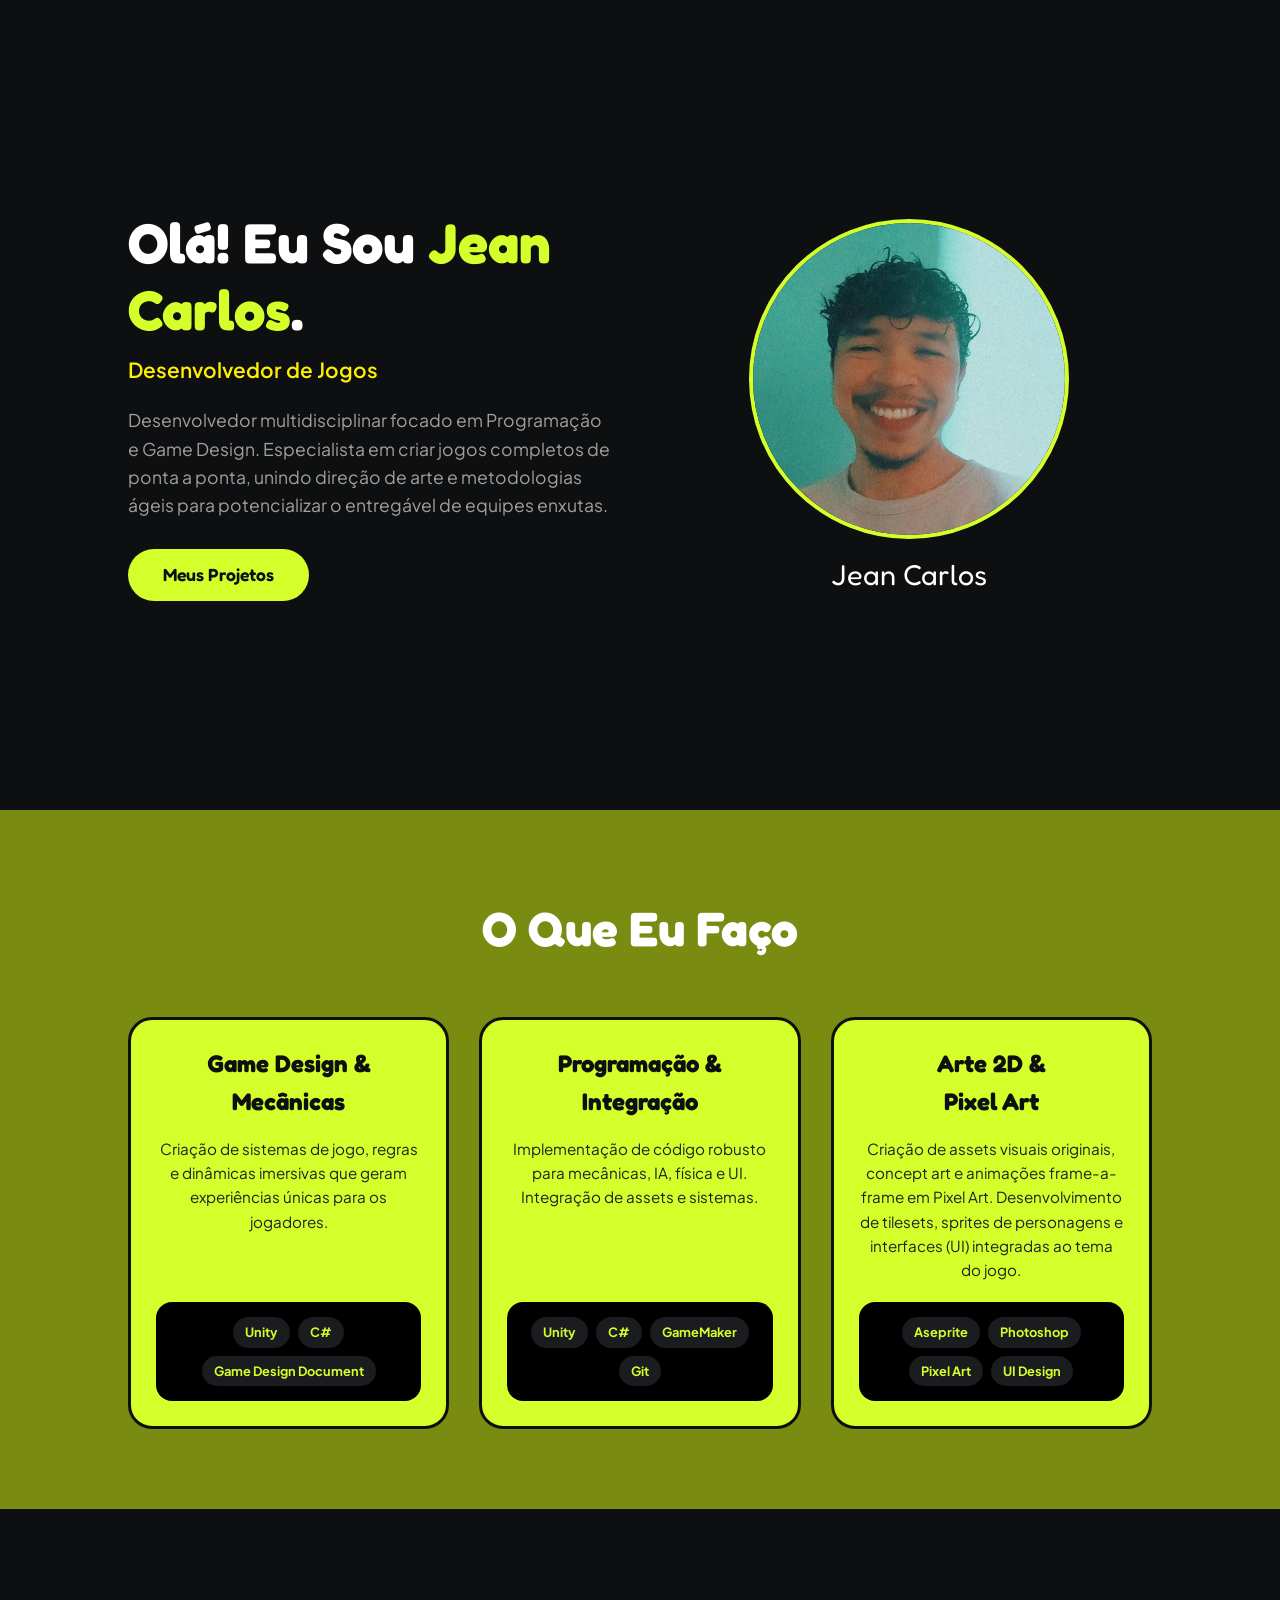
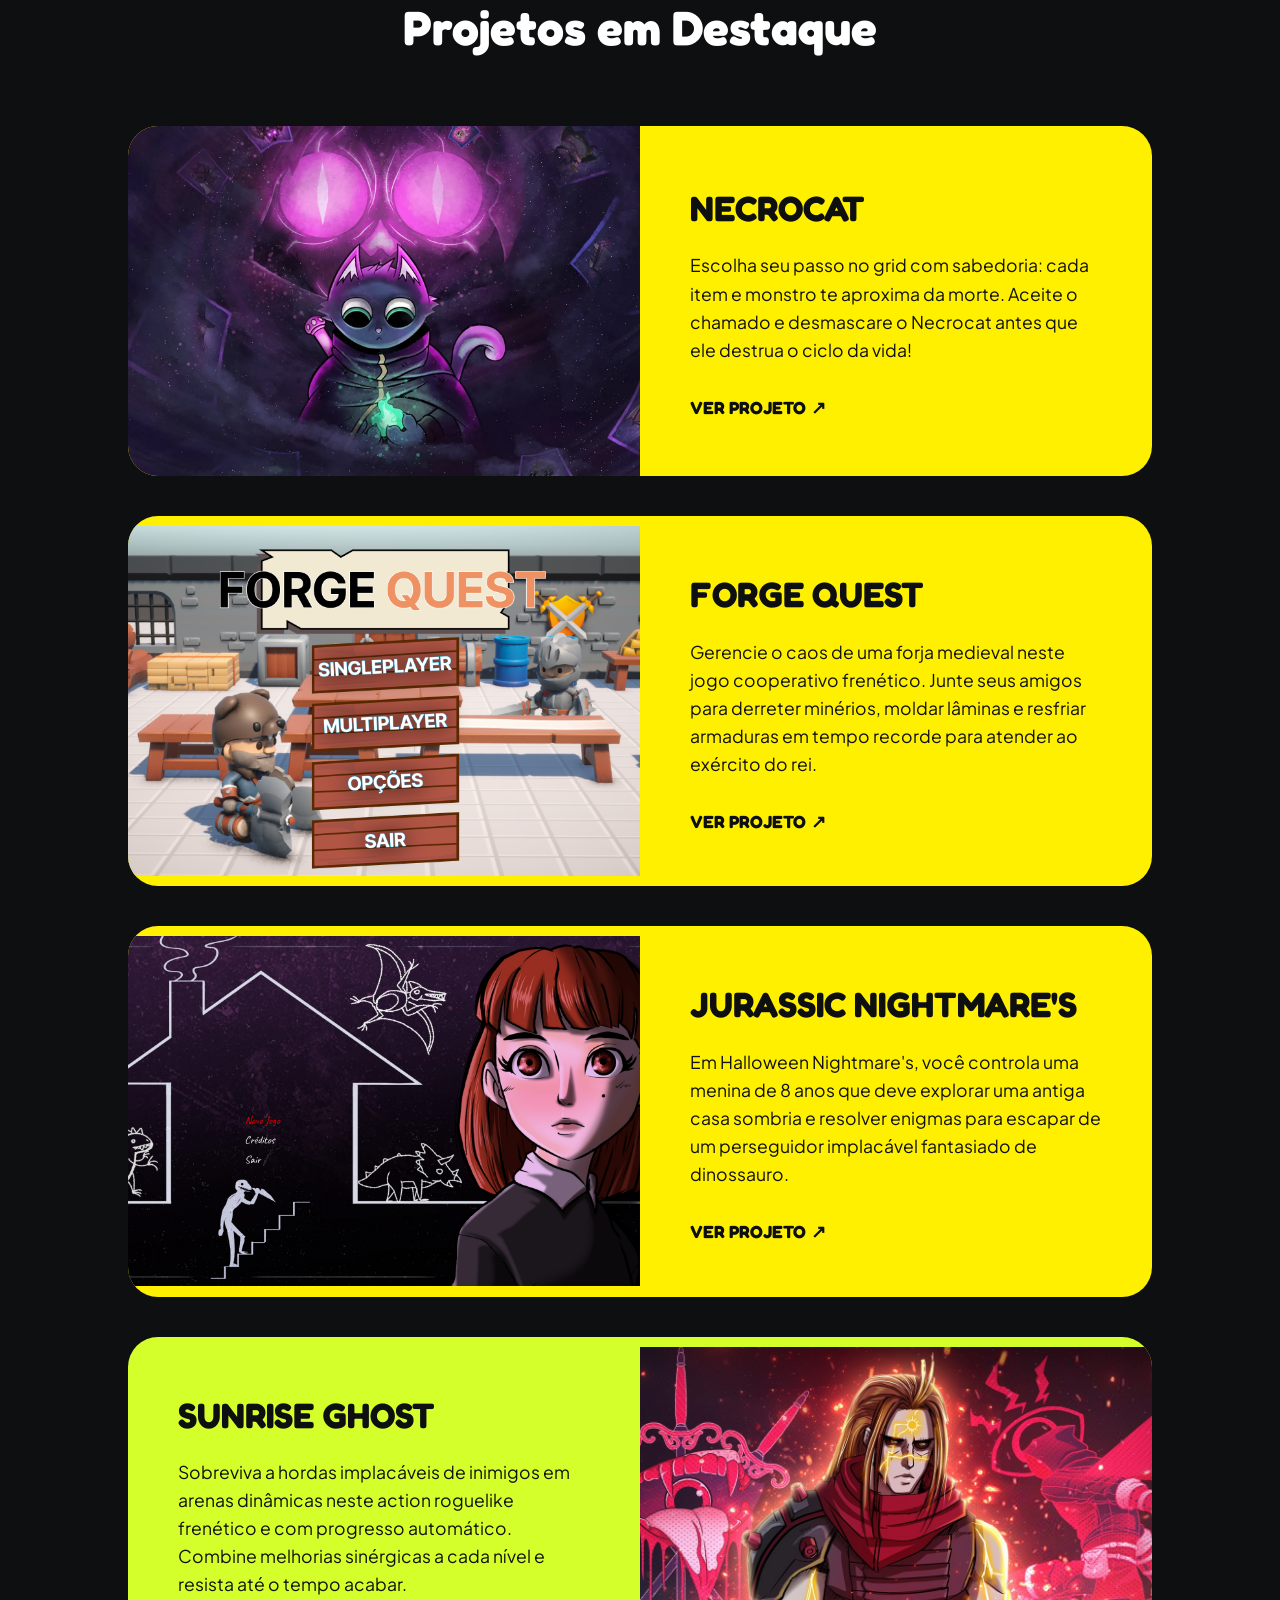
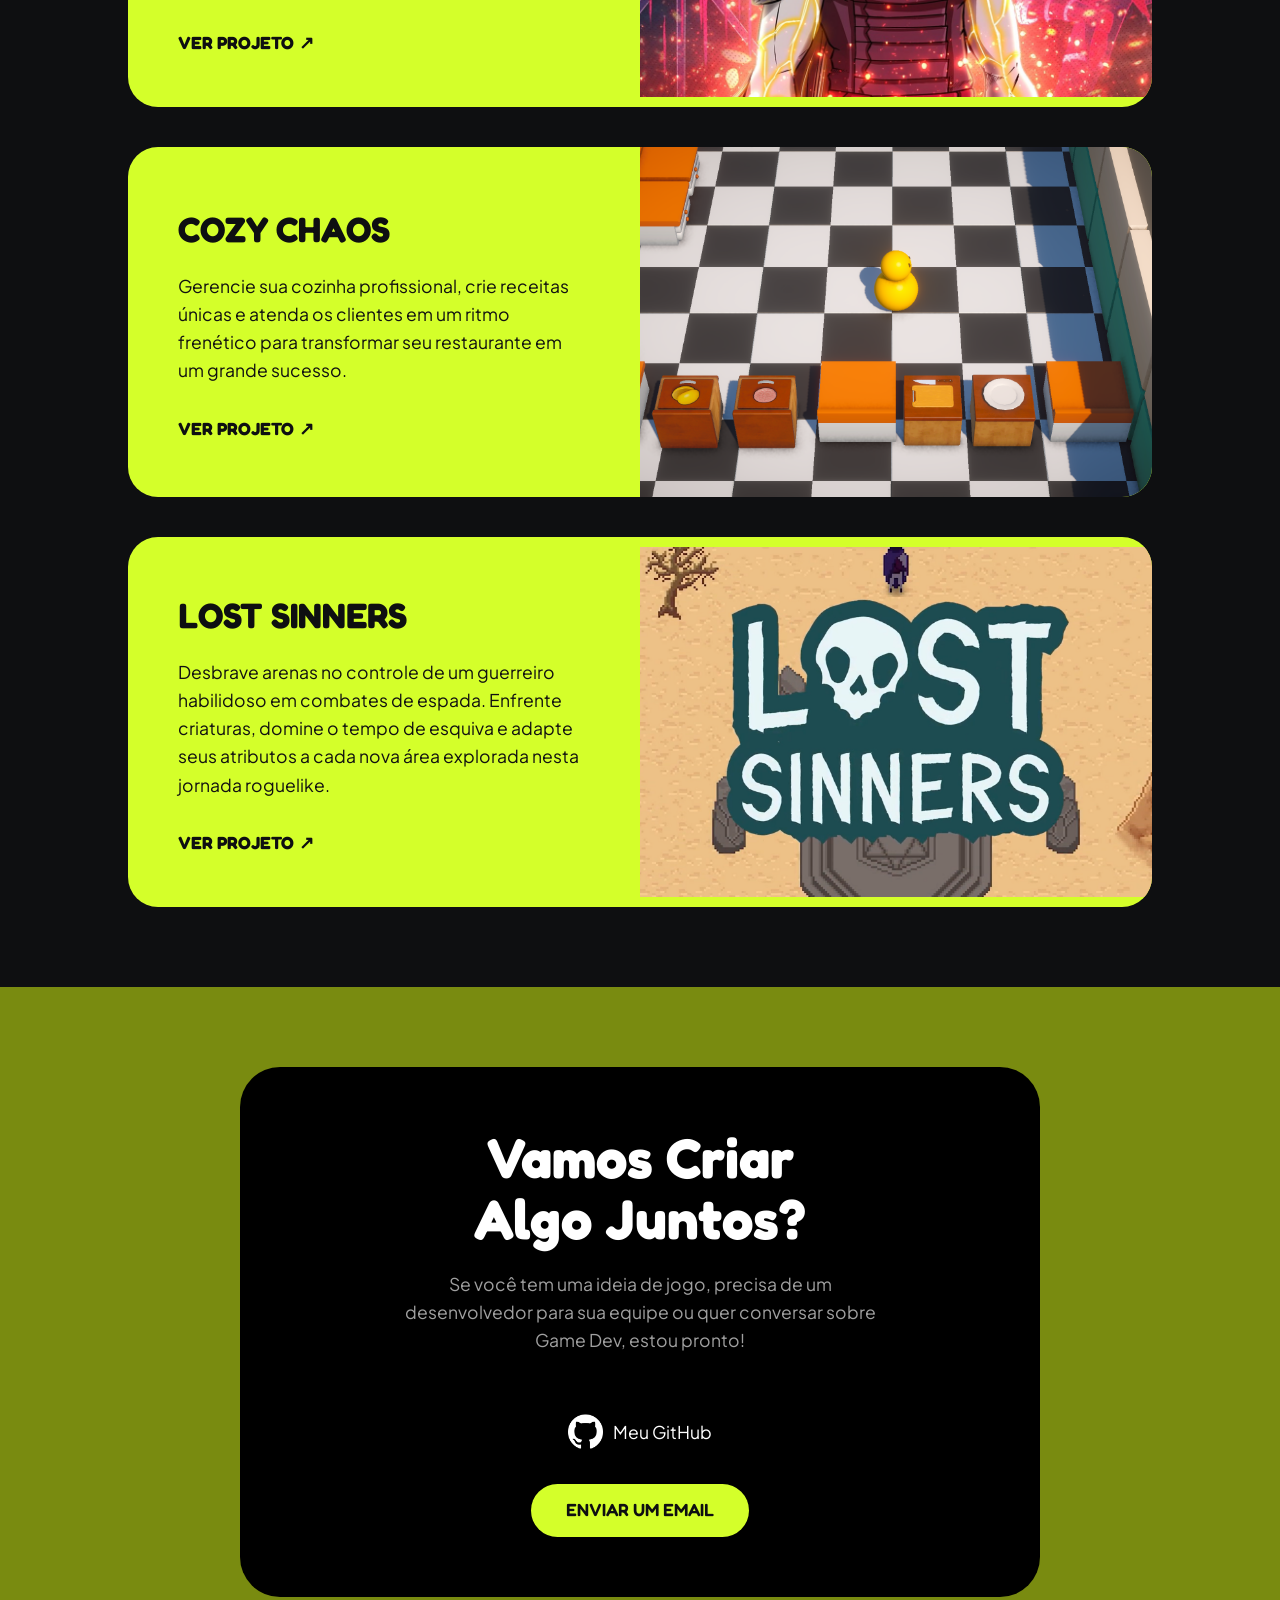
<file: index.html>
<!DOCTYPE html>
<html lang="pt-BR">
<head>
    <meta charset="UTF-8">
    <meta name="viewport" content="width=device-width, initial-scale=1.0">
    <title>Portfólio de Game Dev - JEAN CARLOS</title>
    <link rel="stylesheet" href="style.css">
</head>
<body>

    <header class="section-dark header-main">
        <div class="content-left">
            <h1>Olá! Eu Sou <span class="highlight">Jean Carlos</span>.</h1>
            <p class="subtitle">Desenvolvedor de Jogos</p>
            <p>Desenvolvedor multidisciplinar focado em Programação e Game Design. Especialista em criar jogos completos de ponta a ponta, unindo direção de arte e metodologias ágeis para potencializar o entregável de equipes enxutas. </p>
            <div class="call-to-action">
                <a href="#projects" class="btn">Meus Projetos</a>
            </div>
    
        </div>
        <div class="content-right">
            <img src="assets/perfil.jpeg" alt="Seu Melhor Projeto" class="profile-image">
            <span class="portfolio-tagline">Jean Carlos <br> <span class="accent-font"></span></span>
        </div>
    </header>

    <section class="section-light services-section">
        <h2>O Que Eu Faço</h2>
        <div class="services-grid">
            <div class="service-card">
                <h3>Game Design & <br> Mecânicas</h3>
                <p>Criação de sistemas de jogo, regras e dinâmicas imersivas que geram experiências únicas para os jogadores.</p>
                <div class="tools">
                    <span>Unity</span> <span>C#</span> <span>Game Design Document</span>
                </div>
            </div>
            <div class="service-card">
                <h3>Programação & <br> Integração</h3>
                <p>Implementação de código robusto para mecânicas, IA, física e UI. Integração de assets e sistemas.</p>
                <div class="tools">
                    <span>Unity</span> <span>C#</span> <span>GameMaker</span> <span>Git</span>
                </div>
            </div>
            <div class="service-card">
                <h3>Arte 2D & <br> Pixel Art</h3>
                <p>Criação de assets visuais originais, concept art e animações frame-a-frame em Pixel Art. Desenvolvimento de tilesets, sprites de personagens e interfaces (UI) integradas ao tema do jogo.</p>
                <div class="tools">
                    <span>Aseprite</span> <span>Photoshop</span> <span>Pixel Art</span> <span>UI Design</span>
                </div>
            </div>
        </div>
    </section>

    <section class="section-dark projects-section" id="projects">
        <h2>Projetos em Destaque</h2>
        <p class="tagline"></p>
        
        <div class="projects-showcase">
            <a href="projetodetalhe_NECROCAT.html" class="project-item project-left">
                <img src="assets/Necrocat.webp" alt="Gif do Projeto 1">
                <div class="project-text">
                    <h4>NECROCAT</h4>
                    <p>Escolha seu passo no grid com sabedoria: cada item e monstro te aproxima da morte.
Aceite o chamado e desmascare o Necrocat antes que ele destrua o ciclo da vida!</p>
                    <span class="view-project">VER PROJETO</span>
                </div>
            </a>

            <a href="projetodetalhe_FORGEQUEST.html" class="project-item project-left">
                <img src="assets/Menu.png" alt="Gif do Projeto 1">
                <div class="project-text">
                    <h4>FORGE QUEST</h4>
                    <p>Gerencie o caos de uma forja medieval neste jogo cooperativo frenético. Junte seus amigos para derreter minérios, moldar lâminas e resfriar armaduras em tempo recorde para atender ao exército do rei.</p>
                    <span class="view-project">VER PROJETO</span>
                </div>
            </a>

            <div class="projects-showcase">
            <a href="projetodetalhe_BARBARANIGHTMARES.HTML" class="project-item project-left">
                <img src="assets/BarabaraMenu.png" alt="Gif do Projeto 1">
                <div class="project-text">
                    <h4>JURASSIC NIGHTMARE'S</h4>
                    <p>Em Halloween Nightmare's, você controla uma menina de 8 anos que deve explorar uma antiga casa sombria e resolver enigmas para escapar de um perseguidor implacável fantasiado de dinossauro.</p>
                    <span class="view-project">VER PROJETO</span>
                </div>
            </a>

            <a href="projetodetalhe_SUNRISEGHOST.html" target="_blank" class="project-item project-right">
                <div class="project-text">
                    <h4>SUNRISE GHOST</h4>
                    <p>Sobreviva a hordas implacáveis de inimigos em arenas dinâmicas neste action roguelike frenético e com progresso automático. Combine melhorias sinérgicas a cada nível e resista até o tempo acabar.</p>
                    <span class="view-project">VER PROJETO</span>
                </div>
                <img src="assets/Sunrise Ghost.jpg" alt="Gif do Projeto 2">
            </a>

            <a href="projetodetalhe_COZYCHAOS.html" target="_blank" class="project-item project-right">
                <div class="project-text">
                    <h4>COZY CHAOS</h4>
                    <p>Gerencie sua cozinha profissional, crie receitas únicas e atenda os clientes em um ritmo frenético para transformar seu restaurante em um grande sucesso.</p>
                    <span class="view-project">VER PROJETO</span>
                </div>
                <img src="assets/Cozy Chaos.png" alt="Gif do Projeto 2">
            </a>

            <a href="projetodetalhe_LOSTSINNERS.html" target="_blank" class="project-item project-right">
                <div class="project-text">
                    <h4>LOST SINNERS</h4>
                    <p>Desbrave arenas no controle de um guerreiro habilidoso em combates de espada. Enfrente criaturas, domine o tempo de esquiva e adapte seus atributos a cada nova área explorada nesta jornada roguelike.</p>
                    <span class="view-project">VER PROJETO</span>
                </div>
                <img src="assets/Lost Sinners.png" alt="Gif do Projeto 2">
            </a>

            </div>
    </section>

    <section class="section-light contact-section">
        <div class="contact-card">
            <div class="contact-text">
                <h3>Vamos Criar <br> Algo Juntos?</h3>
                <p>Se você tem uma ideia de jogo, precisa de um desenvolvedor para sua equipe ou quer conversar sobre Game Dev, estou pronto!</p>
                <div class="social-icons social-vertical">
                    <a href="https://github.com/JeanCarlos159" target="_blank"><img src="assets/github.png" alt="GitHub"> Meu GitHub</a>
                </div>
                <div class="contact-cta">
                    <a href="mailto:jeancarlosdev21@gmail.com" class="btn btn-primary">ENVIAR UM EMAIL</a>
                </div>
            </div>
        </div>
    </section>

</body>
</html>
</file>
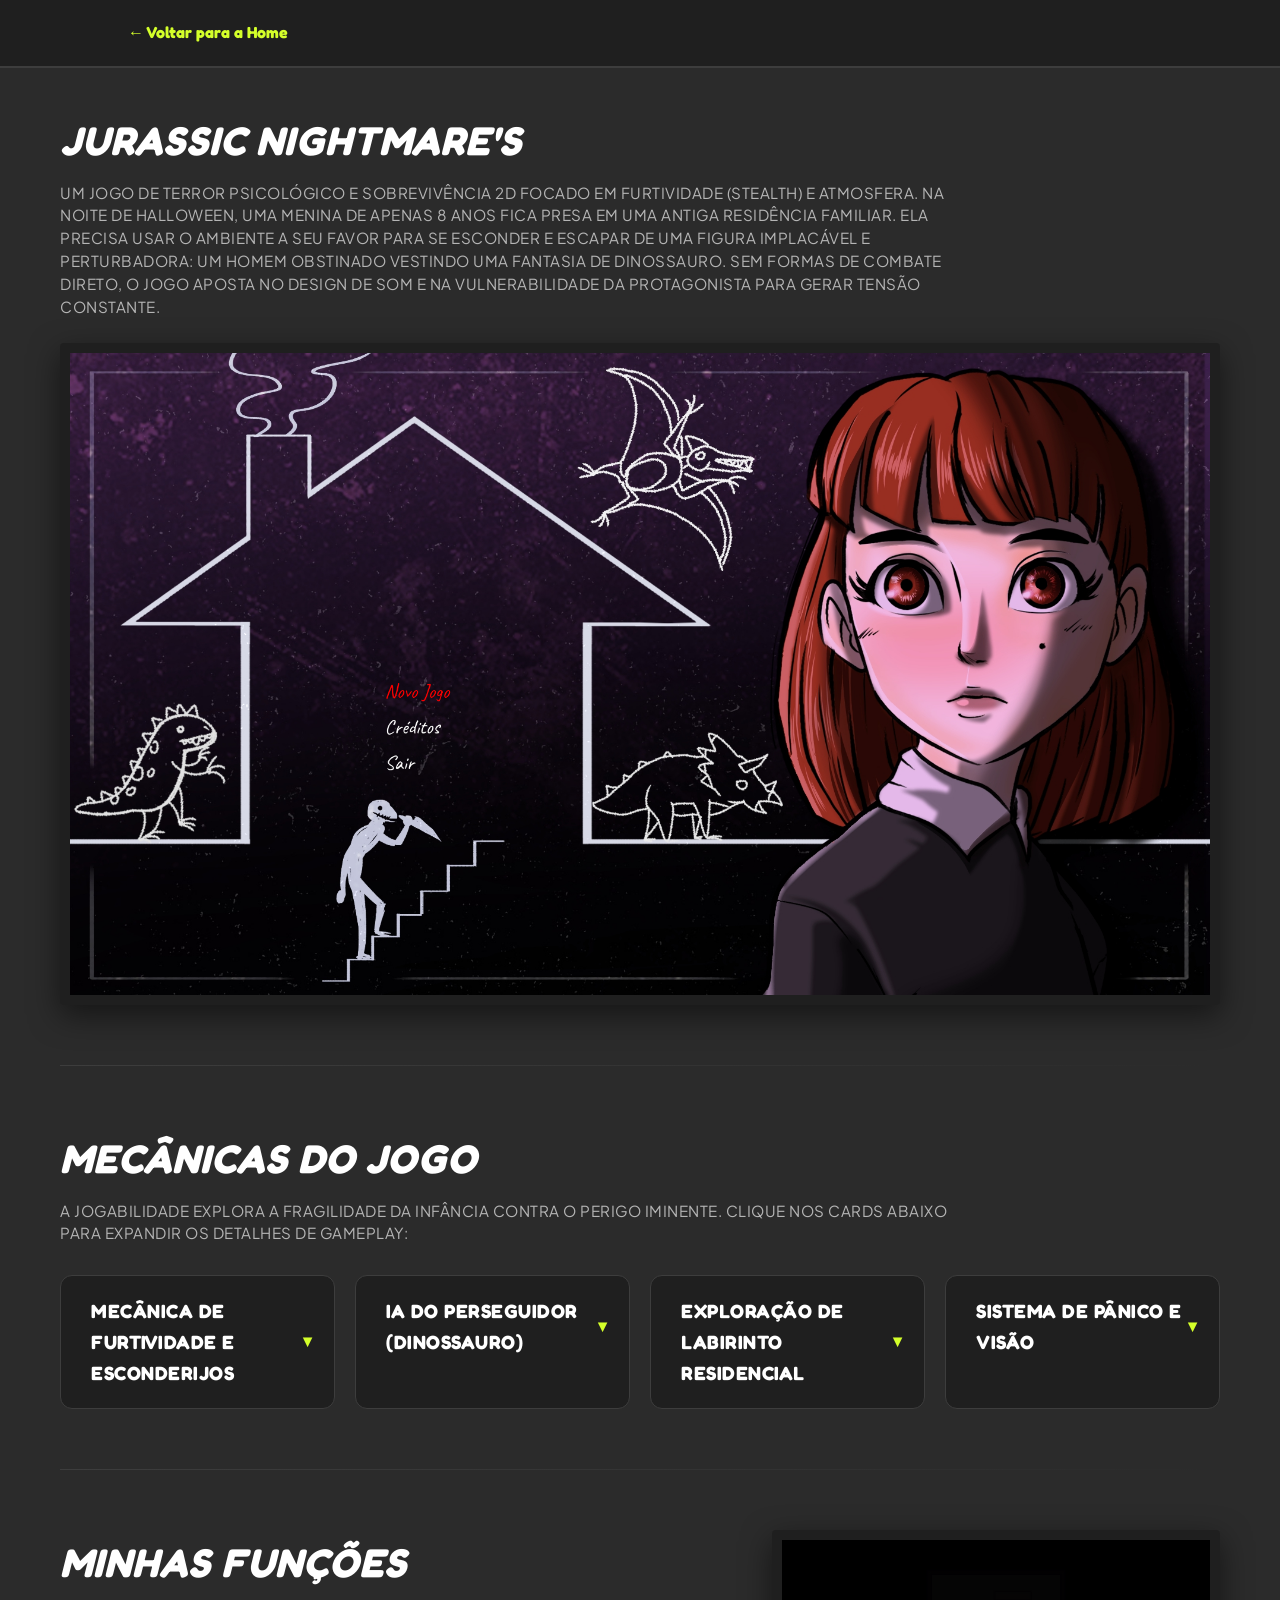
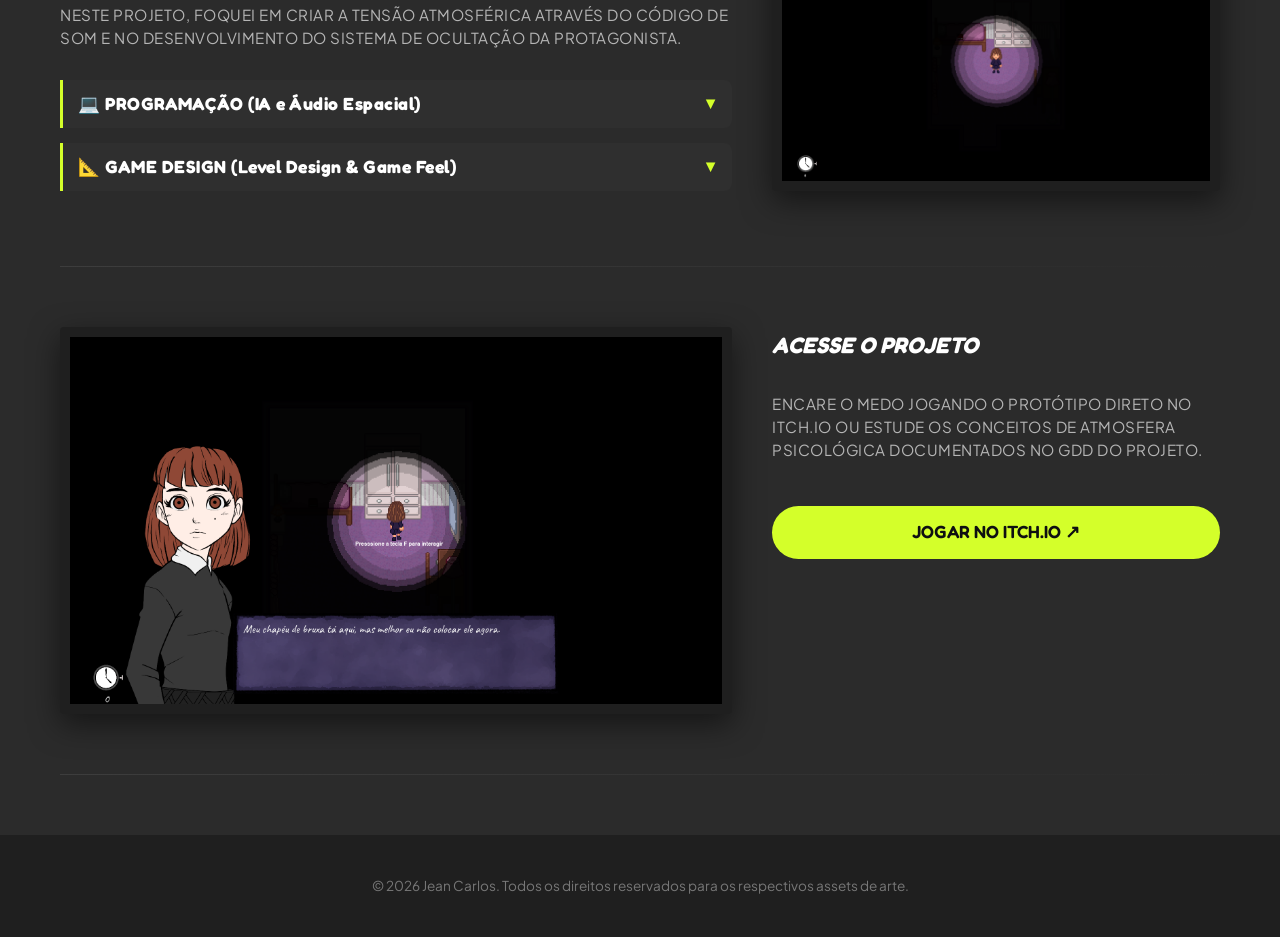
<file: projetodetalhe_BARBARANIGHTMARES.HTML>
<!DOCTYPE html>
<html lang="pt-BR">
<head>
    <meta charset="UTF-8">
    <meta name="viewport" content="width=device-width, initial-scale=1.0">
    <title>Nome do Jogo - Detalhes do Desenvolvimento</title>
    <link rel="stylesheet" href="style.css">
</head>
<body class="body-detail">

    <nav class="detail-nav">
        <a href="index.html" class="btn-back">← Voltar para a Home</a>
    </nav>

    <main class="container-detail">

        <section class="detail-section">
            <h2 class="detail-title">JURASSIC NIGHTMARE'S</h2> <p class="detail-description">
                Um jogo de terror psicológico e sobrevivência 2D focado em furtividade (stealth) e atmosfera. Na noite de Halloween, uma menina de apenas 8 anos fica presa em uma antiga residência familiar. Ela precisa usar o ambiente a seu favor para se esconder e escapar de uma figura implacável e perturbadora: um homem obstinado vestindo uma fantasia de dinossauro. Sem formas de combate direto, o jogo aposta no design de som e na vulnerabilidade da protagonista para gerar tensão constante.
            </p>
            <div class="image-wrapper large-image">
                <img src="assets/BarabaraMenu.png" alt="Interface Principal do Jogo Halloween Nightmare">
            </div>
        </section>

        <hr class="detail-divider">

        <section class="detail-section">
            <h2 class="detail-title">Mecânicas do Jogo</h2>
            <p class="detail-description">
                A jogabilidade explora a fragilidade da infância contra o perigo iminente. Clique nos cards abaixo para expandir os detalhes de gameplay:
            </p>

            <div class="mechanics-grid">
                <details class="mechanic-card">
                    <summary class="mechanic-summary">
                        <span class="mechanic-icon"></span>
                        <h4 class="mechanic-card-title">Mecânica de Furtividade e Esconderijos</h4>
                        <span class="arrow-toggle">▼</span>
                    </summary>
                    <p class="detail-description mechanics-dropdown-text">
                        Devido à baixa estatura da protagonista, ela consegue se esconder em locais estreitos, como debaixo de camas, dentro de armários antigos ou atrás de cortinas. O jogador deve monitorar o nível de ruído dos passos para não alertar o perseguidor.
                    </p>
                </details>

                <details class="mechanic-card">
                    <summary class="mechanic-summary">
                        <span class="mechanic-icon"></span>
                        <h4 class="mechanic-card-title">IA do Perseguidor (Dinossauro)</h4>
                        <span class="arrow-toggle">▼</span>
                    </summary>
                    <p class="detail-description mechanics-dropdown-text">
                        O antagonista possui uma árvore de comportamento baseada em investigação sonora e patrulha dinâmica. Ele reage a portas trancadas que são forçadas, objetos derrubados no chão e pistas visuais deixadas pela casa, tornando cada perseguição imprevisível.
                    </p>
                </details>

                <details class="mechanic-card">
                    <summary class="mechanic-summary">
                        <span class="mechanic-icon"></span>
                        <h4 class="mechanic-card-title">Exploração de Labirinto Residencial</h4>
                        <span class="arrow-toggle">▼</span>
                    </summary>
                    <p class="detail-description mechanics-dropdown-text">
                        A antiga casa funciona como um quebra-cabeça estrutural. Para progredir pelas salas e trancar caminhos atrás de si, o jogador precisa encontrar chaves antigas, consertar fusíveis de luz e decifrar enigmas baseados na história sombria da família.
                    </p>
                </details>

                <details class="mechanic-card">
                    <summary class="mechanic-summary">
                        <span class="mechanic-icon"></span>
                        <h4 class="mechanic-card-title">Sistema de Pânico e Visão</h4>
                        <span class="arrow-toggle">▼</span>
                    </summary>
                    <p class="detail-description mechanics-dropdown-text">
                        Estar muito perto do perseguidor ou passar longos períodos no escuro total eleva o nível de pânico da menina. Isso faz com que a tela balance levemente, a respiração fique mais alta (atraindo o inimigo) e a lanterna comece a falhar.
                    </p>
                </details>
            </div>
        </section>

        <hr class="detail-divider">

        <section class="detail-section grid-2-columns">
            <div class="side-text">
                <h2 class="detail-title">Minhas Funções</h2>
                <p class="detail-description" style="margin-bottom: 30px;">
                    Neste projeto, foquei em criar a tensão atmosférica através do código de som e no desenvolvimento do sistema de ocultação da protagonista.
                </p>

                <details class="role-subtopic">
                    <summary class="role-summary">
                        <h4 class="role-sub-title">💻 PROGRAMAÇÃO (IA e Áudio Espacial)</h4>
                        <span class="arrow-toggle">▼</span>
                    </summary>
                    <p class="detail-description role-dropdown-text">
                        Implementação do sistema de som baseado em zonas de colisão para propagação de ruídos. Programação das hitboxes exclusivas de agachamento para esconderijos funcionais e desenvolvimento dos nós lógicos da inteligência artificial para rastrear o jogador sem trapacear.
                    </p>
                </details>

                <details class="role-subtopic">
                    <summary class="role-summary">
                        <h4 class="role-sub-title">📐 GAME DESIGN (Level Design & Game Feel)</h4>
                        <span class="arrow-toggle">▼</span>
                    </summary>
                    <p class="detail-description role-dropdown-text">
                        Desenho arquitetônico do mapa 2D para garantir que o jogador sempre tenha mais de uma rota de fuga. Posicionamento estratégico de armadilhas sonoras (como tábuas de madeira que rangem) e calibração dos tempos de luz da lanterna para gerar pânico controlado.
                    </p>
                </details>
            </div>

            <div class="side-info" style="justify-content: center;">
                <div class="image-wrapper">
                    <img src="assets/BarabaraGameplay.png" alt="Estrutura da máquina de estados do inimigo ou lógica da lanterna">
                </div>
            </div>
        </section>

        <hr class="detail-divider">

        <section class="detail-section grid-2-columns">
            <div class="image-wrapper">
                <img src="assets/BarabaraDialogo.png" alt="Amostra de gameplay no escuro fugindo do perseguidor">
            </div>
            <div class="side-info" style="justify-content: center; gap: 20px;">
                <h3 class="detail-subtitle">Acesse o Projeto</h3>
                <p class="detail-description">
                    Encare o medo jogando o protótipo direto no Itch.io ou estude os conceitos de atmosfera psicológica documentados no GDD do projeto.
                </p>
                <a href="https://dustin21.itch.io/barbara-nightmares" target="_blank" class="btn" style="text-align: center; text-transform: uppercase;">Jogar no Itch.io ↗</a>
        </section>

        <hr class="detail-divider">

    </main>

    <footer class="detail-footer">
        <p>&copy; 2026 Jean Carlos. Todos os direitos reservados para os respectivos assets de arte.</p>
    </footer>

</body>
</html>
</file>
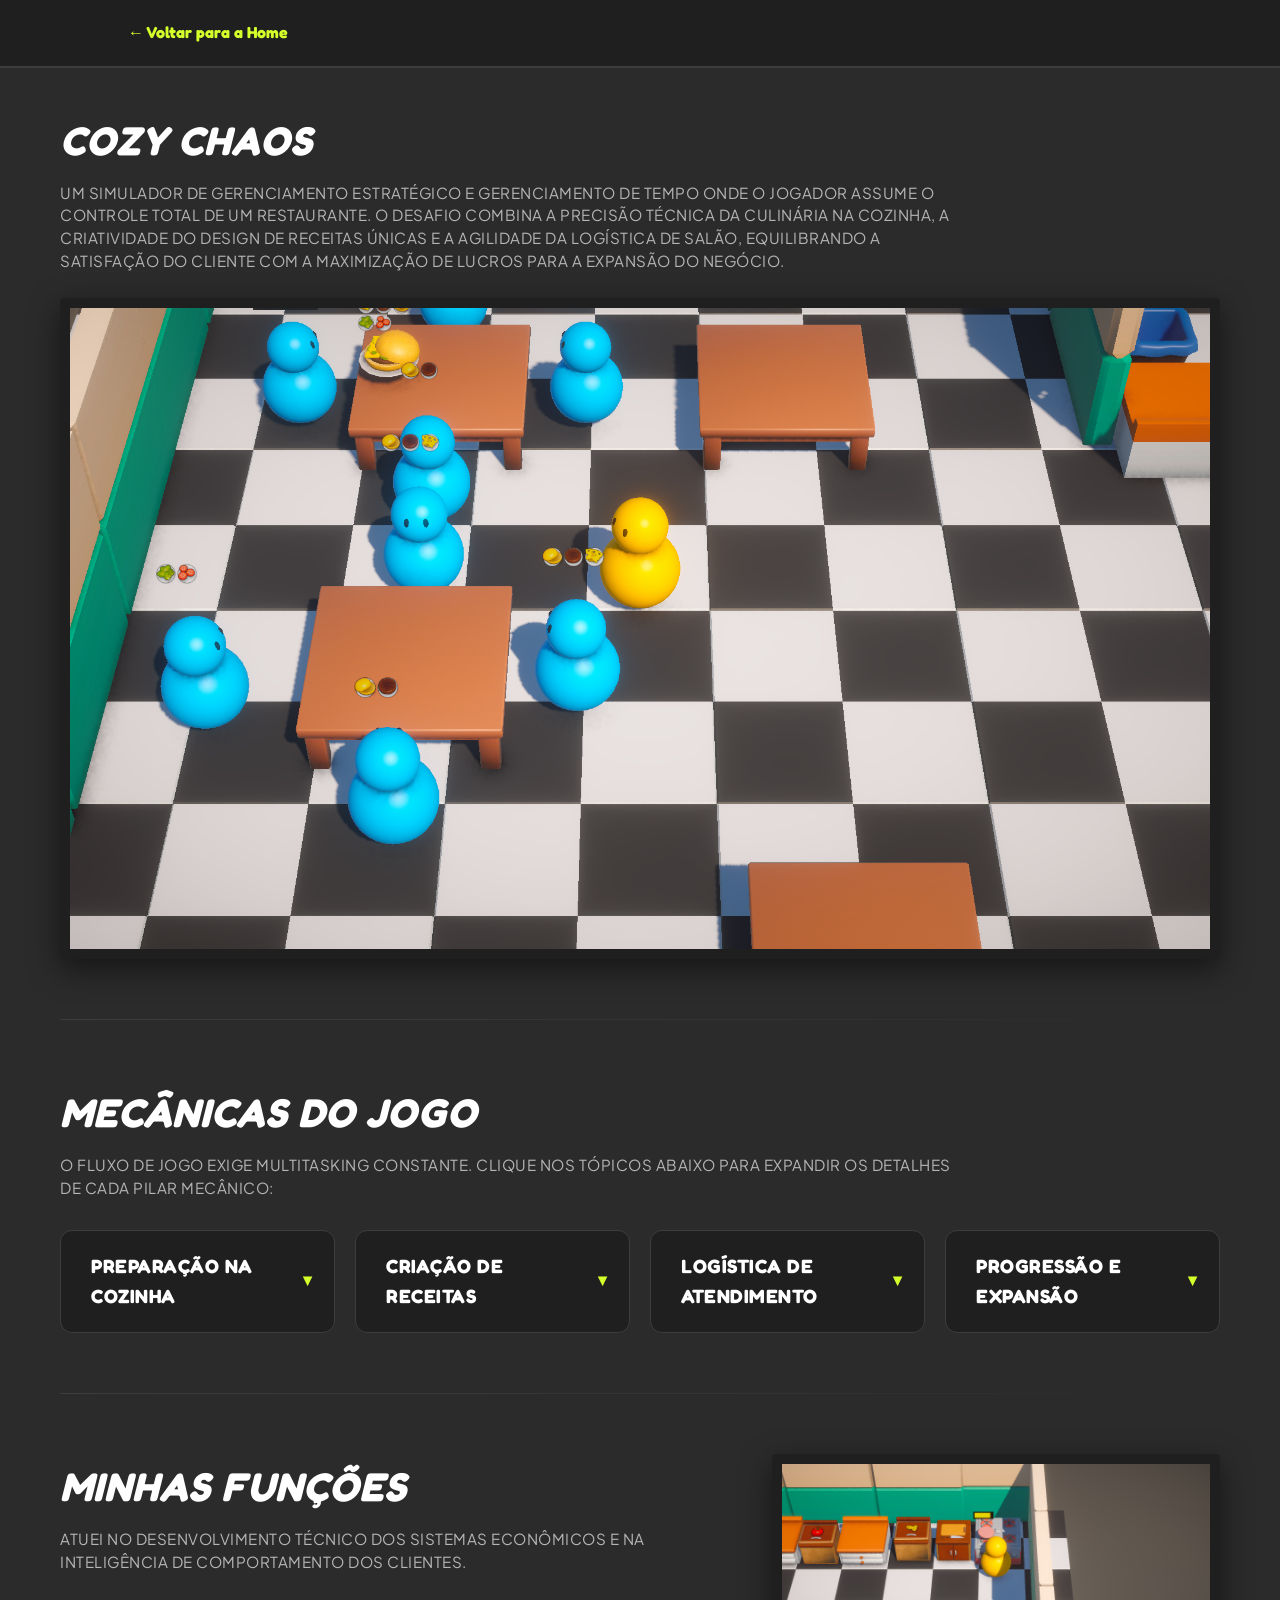
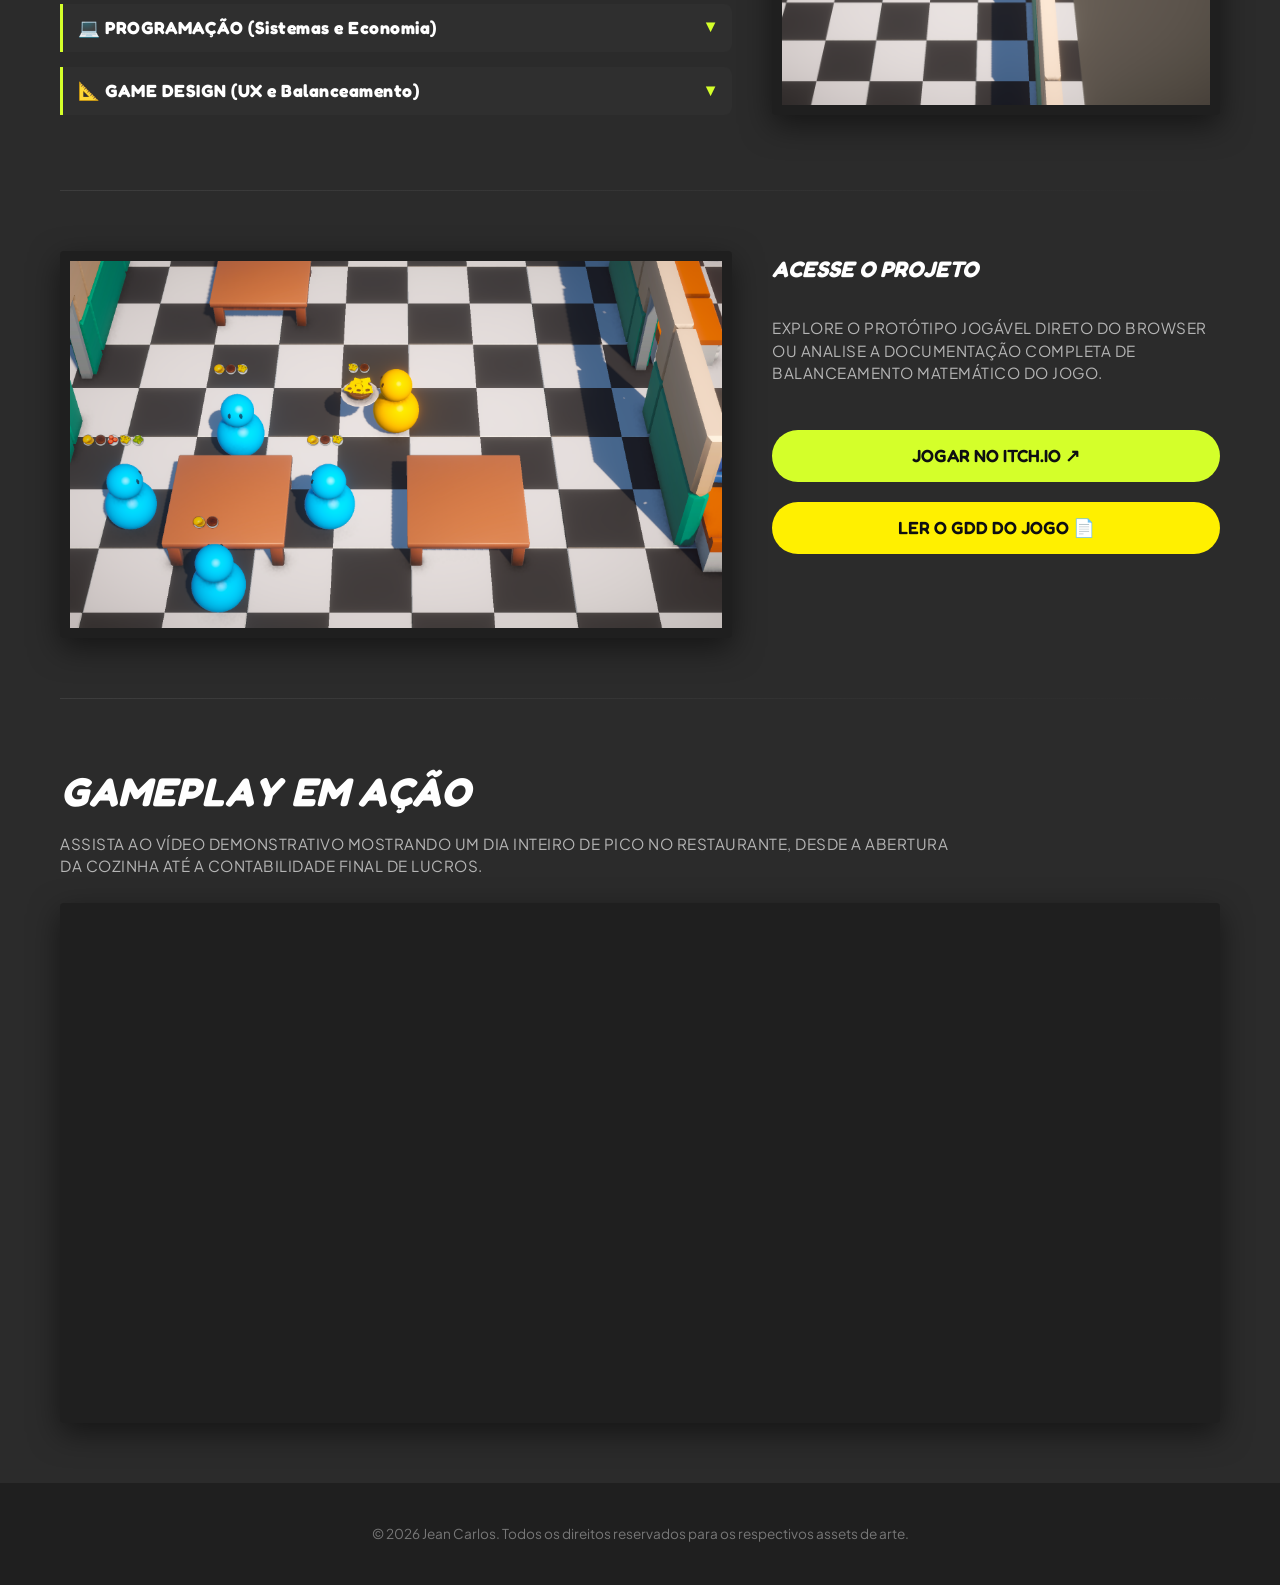
<file: projetodetalhe_COZYCHAOS.html>
<!DOCTYPE html>
<html lang="pt-BR">
<head>
    <meta charset="UTF-8">
    <meta name="viewport" content="width=device-width, initial-scale=1.0">
    <title>Nome do Jogo - Detalhes do Desenvolvimento</title>
    <link rel="stylesheet" href="style.css">
</head>
<body class="body-detail">

    <nav class="detail-nav">
        <a href="index.html" class="btn-back">← Voltar para a Home</a>
    </nav>

    <main class="container-detail">

        <section class="detail-section">
            <h2 class="detail-title">COZY CHAOS</h2> <p class="detail-description">
                Um simulador de gerenciamento estratégico e gerenciamento de tempo onde o jogador assume o controle total de um restaurante. O desafio combina a precisão técnica da culinária na cozinha, a criatividade do design de receitas únicas e a agilidade da logística de salão, equilibrando a satisfação do cliente com a maximização de lucros para a expansão do negócio.
            </p>
            <div class="image-wrapper large-image">
                <img src="assets/Mais Clientes.png" alt="Interface Principal do Jogo de Restaurante">
            </div>
        </section>

        <hr class="detail-divider">

        <section class="detail-section">
            <h2 class="detail-title">Mecânicas do Jogo</h2>
            <p class="detail-description">
                O fluxo de jogo exige multitasking constante. Clique nos tópicos abaixo para expandir os detalhes de cada pilar mecânico:
            </p>

            <div class="mechanics-grid">
                <details class="mechanic-card">
                    <summary class="mechanic-summary">
                        <span class="mechanic-icon"></span>
                        <h4 class="mechanic-card-title">Preparação na Cozinha</h4>
                        <span class="arrow-toggle">▼</span>
                    </summary>
                    <p class="detail-description mechanics-dropdown-text">
                        Gerenciamento de tempo real em múltiplas estações de cocção (fogão, forno, corte). Cada ingrediente possui tempos de preparo distintos que exigem atenção para evitar desperdícios ou pratos queimados.
                    </p>
                </details>

                <details class="mechanic-card">
                    <summary class="mechanic-summary">
                        <span class="mechanic-icon"></span>
                        <h4 class="mechanic-card-title">Criação de Receitas</h4>
                        <span class="arrow-toggle">▼</span>
                    </summary>
                    <p class="detail-description mechanics-dropdown-text">
                        Um sistema sandbox que permite aos jogadores combinar diferentes ingredientes descobertos para criar pratos únicos. Receitas raras ou mais complexas atraem clientes críticos e geram maior margem de lucro.
                    </p>
                </details>

                <details class="mechanic-card">
                    <summary class="mechanic-summary">
                        <span class="mechanic-icon"></span>
                        <h4 class="mechanic-card-title">Logística de Atendimento</h4>
                        <span class="arrow-toggle">▼</span>
                    </summary>
                    <p class="detail-description mechanics-dropdown-text">
                        Sistema de pathfinding e priorização de ordens nas mesas. Entregar os pedidos dentro do limite de paciência de cada cliente dita o multiplicador de gorjetas e o nível de reputação do estabelecimento.
                    </p>
                </details>

                <details class="mechanic-card">
                    <summary class="mechanic-summary">
                        <span class="mechanic-icon"></span>
                        <h4 class="mechanic-card-title">Progressão e Expansão</h4>
                        <span class="arrow-toggle">▼</span>
                    </summary>
                    <p class="detail-description mechanics-dropdown-text">
                        Lógica econômica baseada na receita gerada. O dinheiro acumulado é reinvestido na compra de eletrodomésticos mais rápidos, contratação de assistentes automáticos e expansão física do espaço do restaurante.
                    </p>
                </details>
            </div>
        </section>

        <hr class="detail-divider">

        <section class="detail-section grid-2-columns">
            <div class="side-text">
                <h2 class="detail-title">Minhas Funções</h2>
                <p class="detail-description" style="margin-bottom: 30px;">
                    Atuei no desenvolvimento técnico dos sistemas econômicos e na inteligência de comportamento dos clientes.
                </p>

                <details class="role-subtopic">
                    <summary class="role-summary">
                        <h4 class="role-sub-title">💻 PROGRAMAÇÃO (Sistemas e Economia)</h4>
                        <span class="arrow-toggle">▼</span>
                    </summary>
                    <p class="detail-description role-dropdown-text">
                        Implementação da máquina de estados para a paciência dos clientes e codificação do sistema de inventário e combinação de ingredientes. Desenvolvi o algoritmo que calcula o lucro e as atualizações de upgrades do restaurante de forma assíncrona.
                    </p>
                </details>

                <details class="role-subtopic">
                    <summary class="role-summary">
                        <h4 class="role-sub-title">📐 GAME DESIGN (UX e Balanceamento)</h4>
                        <span class="arrow-toggle">▼</span>
                    </summary>
                    <p class="detail-description role-dropdown-text">
                        Planejamento da curva de custos de ingredientes versus preço final dos pratos. Desenhei o fluxo de interface (UI/UX) para que o jogador consiga alternar rapidamente entre a visão da cozinha e a visão do salão sem perder o controle do ritmo de jogo.
                    </p>
                </details>
            </div>

            <div class="side-info" style="justify-content: center;">
                <div class="image-wrapper">
                    <img src="assets/Cozinhando.png" alt="Demonstração técnica de mecânica ou código do restaurante">
                </div>
            </div>
        </section>

        <hr class="detail-divider">

        <section class="detail-section grid-2-columns">
            <div class="image-wrapper">
                <img src="assets/Clientes1.png" alt="Amostra de gameplay do restaurante">
            </div>
            <div class="side-info" style="justify-content: center; gap: 20px;">
                <h3 class="detail-subtitle">Acesse o Projeto</h3>
                <p class="detail-description">
                    Explore o protótipo jogável direto do browser ou analise a documentação completa de balanceamento matemático do jogo.
                </p>
                <a href="LINK_DO_SEU_ITCH_IO_RESTAURANTE" target="_blank" class="btn" style="text-align: center; text-transform: uppercase;">Jogar no Itch.io ↗</a>
                <a href="LINK_DO_SEU_GDD_RESTAURANTE" target="_blank" class="btn" style="text-align: center; text-transform: uppercase; background-color: var(--accent-yellow);">Ler o GDD do Jogo 📄</a>
            </div>
        </section>

        <hr class="detail-divider">

        <section class="detail-section">
            <h2 class="detail-title">Gameplay em Ação</h2>
            <p class="detail-description">
                Assista ao vídeo demonstrativo mostrando um dia inteiro de pico no restaurante, desde a abertura da cozinha até a contabilidade final de lucros.
            </p>
            
            <div class="image-wrapper large-image">
                <iframe 
                    width="100%" 
                    height="500" 
                    src="https://www.youtube.com/embed/LINK_DO_VIDEO_AQUI" 
                    title="Bistro Tycoon Gameplay" 
                    frameborder="0" 
                    allow="accelerometer; autoplay; clipboard-write; encrypted-media; gyroscope; picture-in-picture; web-share" 
                    allowfullscreen 
                    style="border-radius: 4px; display: block;">
                </iframe>
            </div>
        </section>

    </main>

    <footer class="detail-footer">
        <p>&copy; 2026 Jean Carlos. Todos os direitos reservados para os respectivos assets de arte.</p>
    </footer>

</body>
</html>
</file>
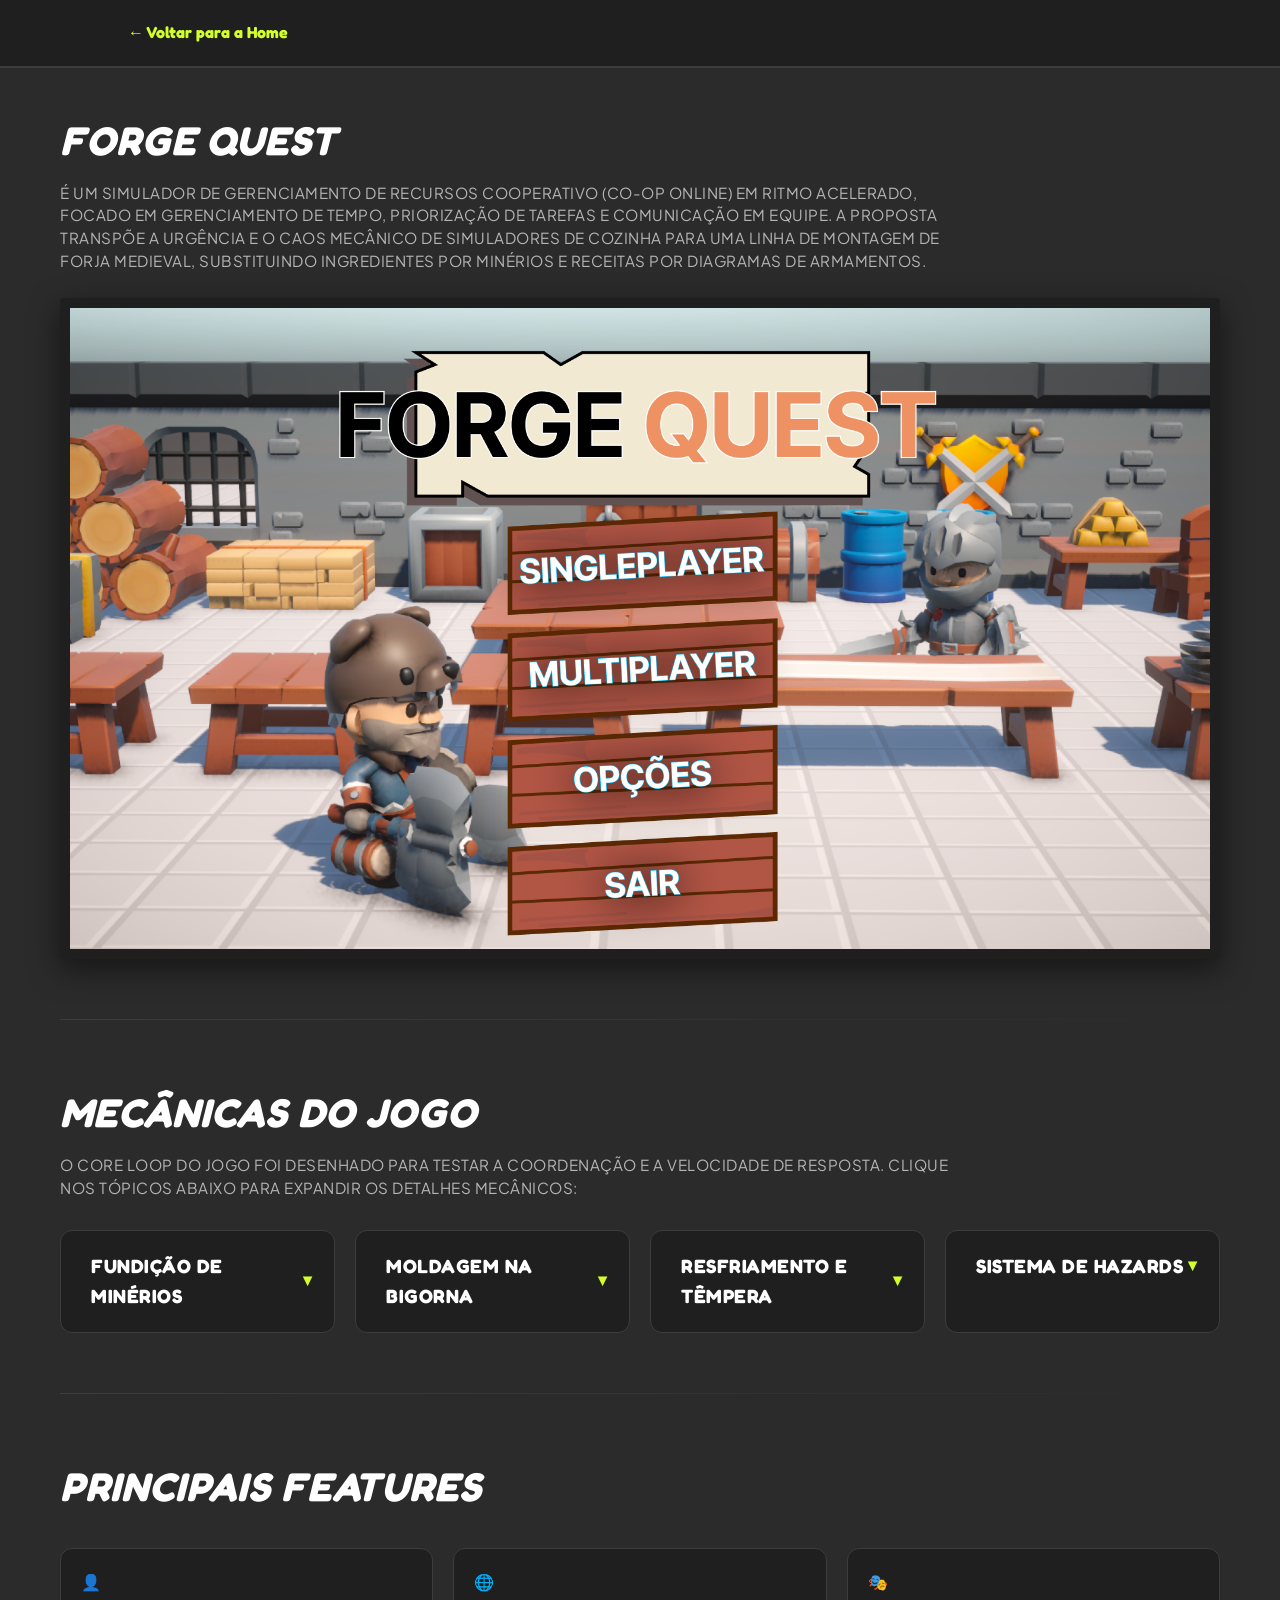
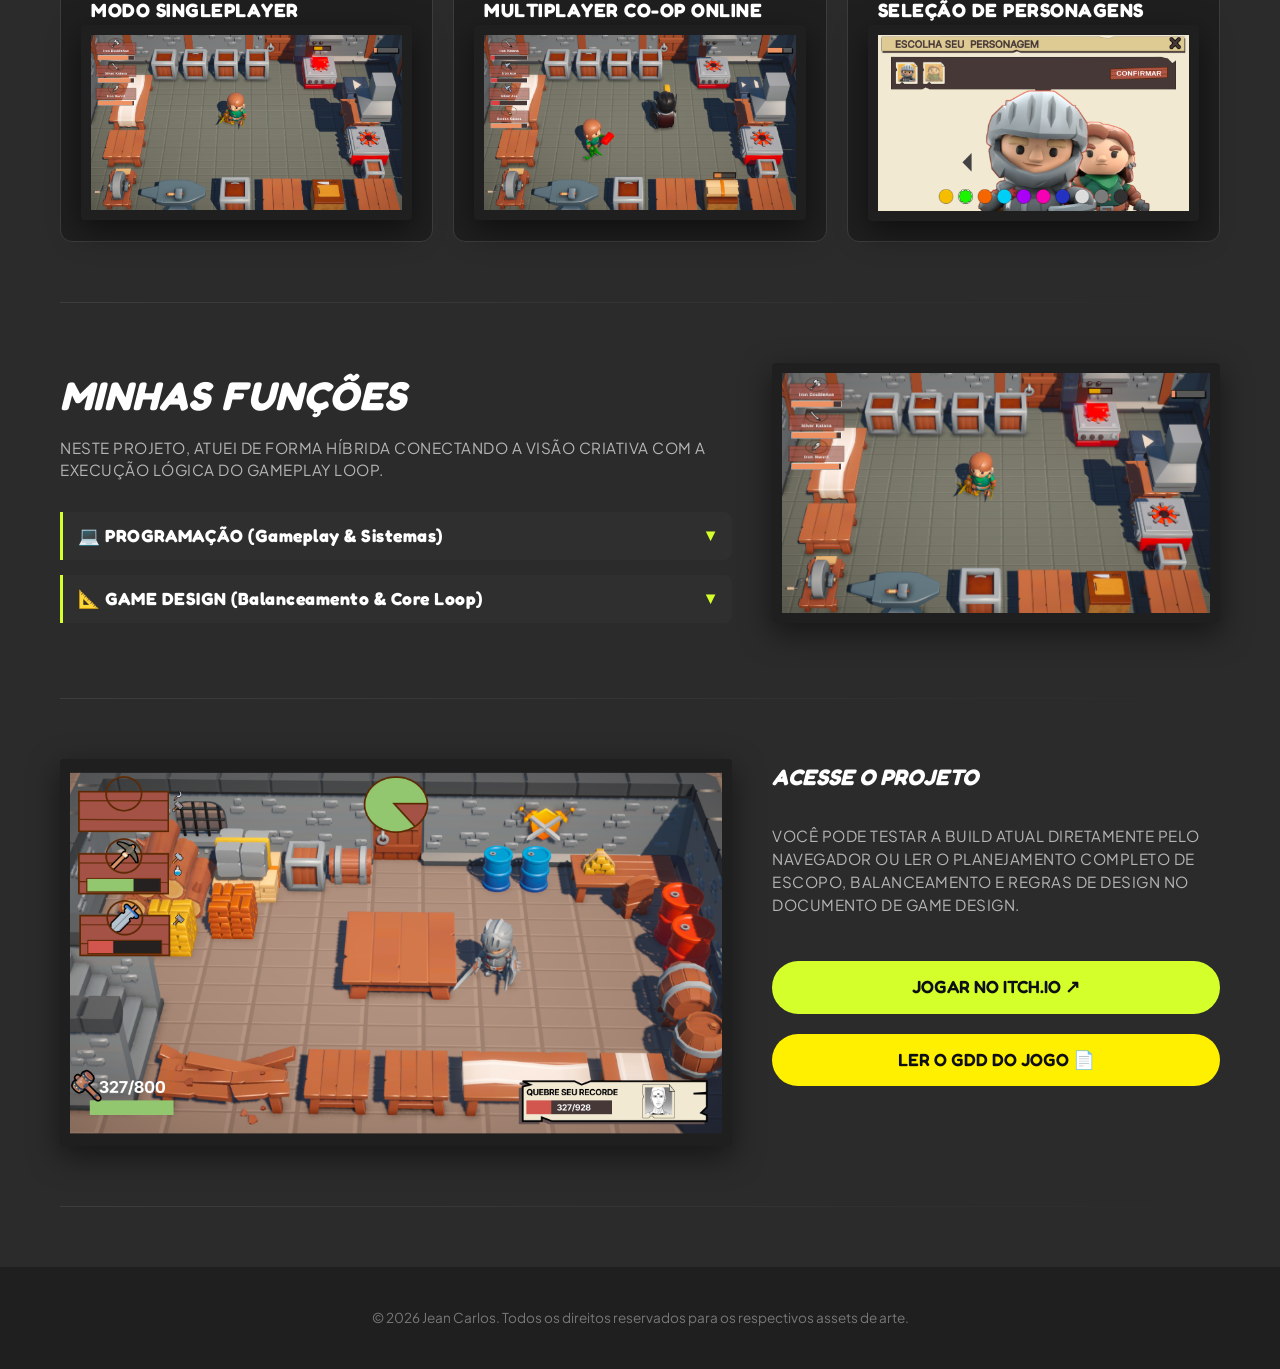
<file: projetodetalhe_FORGEQUEST.html>
<!DOCTYPE html>
<html lang="pt-BR">
<head>
    <meta charset="UTF-8">
    <meta name="viewport" content="width=device-width, initial-scale=1.0">
    <title>Forge Quest - Detalhes do Desenvolvimento</title>
    <link rel="stylesheet" href="style.css">
</head>
<body class="body-detail">

    <nav class="detail-nav">
        <a href="index.html" class="btn-back">← Voltar para a Home</a>
    </nav>

    <main class="container-detail">

        <section class="detail-section">
            <h2 class="detail-title">FORGE QUEST</h2>
            <p class="detail-description">
                É um simulador de gerenciamento de recursos cooperativo (co-op online) em ritmo acelerado, focado em gerenciamento de tempo, priorização de tarefas e comunicação em equipe. A proposta transpõe a urgência e o caos mecânico de simuladores de cozinha para uma linha de montagem de forja medieval, substituindo ingredientes por minérios e receitas por diagramas de armamentos.
            </p>
            <div class="image-wrapper large-image">
                <img src="assets/Menu.png" alt="Interface Principal do Jogo Forge Quest">
            </div>
        </section>

        <hr class="detail-divider">

        <section class="detail-section">
            <h2 class="detail-title">Mecânicas do Jogo</h2>
            <p class="detail-description">
                O core loop do jogo foi desenhado para testar a coordenação e a velocidade de resposta. Clique nos tópicos abaixo para expandir os detalhes mecânicos:
            </p>

            <div class="mechanics-grid">
                <details class="mechanic-card">
                    <summary class="mechanic-summary">
                        <span class="mechanic-icon"></span>
                        <h4 class="mechanic-card-title">Fundição de Minérios</h4>
                        <span class="arrow-toggle">▼</span>
                    </summary>
                    <p class="detail-description mechanics-dropdown-text">
                        Os jogadores precisam coletar matéria-prima bruta e abastecer os fornos. Cada tipo de minério exige um tempo exato de aquecimento. Retirar antes resulta em material fraco; passar do tempo estraga o produto e gera riscos de acidente.
                    </p>
                </details>

                <details class="mechanic-card">
                    <summary class="mechanic-summary">
                        <span class="mechanic-icon"></span>
                        <h4 class="mechanic-card-title">Moldagem na Bigorna</h4>
                        <span class="arrow-toggle">▼</span>
                    </summary>
                    <p class="detail-description mechanics-dropdown-text">
                        Após o aquecimento, o metal deve ser moldado através de um sistema de mini-game baseado em tempo de reação (Quick Time Events). Golpes precisos garantem bônus de qualidade nas armas entregues ao rei.
                    </p>
                </details>

                <details class="mechanic-card">
                    <summary class="mechanic-summary">
                        <span class="mechanic-icon"></span>
                        <h4 class="mechanic-card-title">Resfriamento e Têmpera</h4>
                        <span class="arrow-toggle">▼</span>
                    </summary>
                    <p class="detail-description mechanics-dropdown-text">
                        A última etapa exige que as peças quentes passem pelos baldes de água. O processo deve ser imediato para não atrasar a linha de produção, demandando sincronia perfeita no revezamento dos itens entre os jogadores.
                    </p>
                </details>

                <details class="mechanic-card">
                    <summary class="mechanic-summary">
                        <span class="mechanic-icon"></span>
                        <h4 class="mechanic-card-title">Sistema de Hazards</h4>
                        <span class="arrow-toggle">▼</span>
                    </summary>
                    <p class="detail-description mechanics-dropdown-text">
                        O principal elemento caótico do ambiente. Estações de trabalho sobrecarregadas ou minérios esquecidos no calor iniciam focos de fogo de forma procedural. Os jogadores devem parar suas tarefas normais para conter o incêndio antes que a oficina quebre.
                    </p>
                </details>
            </div>
        </section>

        <hr class="detail-divider">

        <section class="detail-section">
            <h2 class="detail-title">Principais Features</h2>

            <div class="mechanics-grid">
                <!-- Card 1: Singleplayer -->
                <div class="mechanic-card static-card">
                    <div class="mechanic-summary">
                        <span class="mechanic-icon">👤</span>
                        <h4 class="mechanic-card-title">Modo Singleplayer</h4>
                    </div>
                    <div class="image-wrapper" style="border-radius: 4px; overflow: hidden;">
                        <img src="assets/ForgeQuestGameplay.png" alt="Demonstração do Modo Singleplayer com balanceamento dinâmico">
                    </div>
                </div>

                <!-- Card 2: Multiplayer Online -->
                <div class="mechanic-card static-card">
                    <div class="mechanic-summary">
                        <span class="mechanic-icon">🌐</span>
                        <h4 class="mechanic-card-title">Multiplayer Co-op Online</h4>
                    </div>
                    <div class="image-wrapper" style="border-radius: 4px; overflow: hidden;">
                        <img src="assets/Multiplayer.png" alt="Demonstração do Modo Singleplayer com balanceamento dinâmico">
                    </div>
                </div>

                <!-- Card 3: Seleção de Personagem -->
                <div class="mechanic-card static-card">
                    <div class="mechanic-summary">
                        <span class="mechanic-icon">🎭</span>
                        <h4 class="mechanic-card-title">Seleção de Personagens</h4>
                    </div>
                    <div class="image-wrapper" style="border-radius: 4px; overflow: hidden;">
                        <img src="assets/SelectCharacterUI.png" alt="Demonstração do Modo Singleplayer com balanceamento dinâmico">
                    </div>
                </div>
            </div>
        </section>
        <!-- FIM DA NOVA SEÇÃO -->

        <hr class="detail-divider">

        <section class="detail-section grid-2-columns">
            <div class="side-text">
                <h2 class="detail-title">Minhas Funções</h2>
                <p class="detail-description" style="margin-bottom: 30px;">
                    Neste projeto, atuei de forma híbrida conectando a visão criativa com a execução lógica do gameplay loop.
                </p>

                <details class="role-subtopic">
                    <summary class="role-summary">
                        <h4 class="role-sub-title">💻 PROGRAMAÇÃO (Gameplay & Sistemas)</h4>
                        <span class="arrow-toggle">▼</span>
                    </summary>
                    <p class="detail-description role-dropdown-text">
                        Responsável pelo desenvolvimento e estruturação dos sistemas base (core) do jogo, garantindo a estabilidade, fluxo de gameplay e a integração eficiente de todas as mecânicas.

 Projetei e codifiquei toda a lógica de rede para o modo cooperativo (co-op), assegurando a sincronização em tempo real entre os jogadores e uma experiência de partida fluida e otimizada.
                    </p>
                </details>

                <details class="role-subtopic">
                    <summary class="role-summary">
                        <h4 class="role-sub-title">📐 GAME DESIGN (Balanceamento & Core Loop)</h4>
                        <span class="arrow-toggle">▼</span>
                    </summary>
                    <p class="detail-description role-dropdown-text">
                        Estruturação do fluxo de produção de itens para criar gargalos intencionais, gerenciamento de ritmo (pacing) através dos sistemas de hazards/incêndios e mapeamento da curva de dificuldade de cada partida para incentivar a cooperação extrema entre os jogadores.
                    </p>
                </details>
            </div>

            <div class="side-info" style="justify-content: center;">
                <div class="image-wrapper">
                    <img src="assets/ForgeQuestGameplay.png" alt="Demonstração técnica de mecânica ou código">
                </div>
            </div>
        </section>

        <hr class="detail-divider">

        <section class="detail-section grid-2-columns">
            <div class="image-wrapper">
                <img src="assets/jogo.png" alt="Amostra do ambiente de Forge Quest">
            </div>
            <div class="side-info" style="justify-content: center; gap: 20px;">
                <h3 class="detail-subtitle">Acesse o Projeto</h3>
                <p class="detail-description">
                    Você pode testar a build atual diretamente pelo navegador ou ler o planejamento completo de escopo, balanceamento e regras de design no documento de Game Design.
                </p>
                <a href="https://dustin21.itch.io/forge-quest" target="_blank" class="btn" style="text-align: center; text-transform: uppercase;">Jogar no Itch.io ↗</a>
                <a href="LINK_DO_SEU_GDD" target="_blank" class="btn" style="text-align: center; text-transform: uppercase; background-color: var(--accent-yellow);">Ler o GDD do Jogo 📄</a>
            </div>
        </section>

        <hr class="detail-divider">

    </main>

    <footer class="detail-footer">
        <p>&copy; 2026 Jean Carlos. Todos os direitos reservados para os respectivos assets de arte.</p>
    </footer>

</body>
</html>
</file>
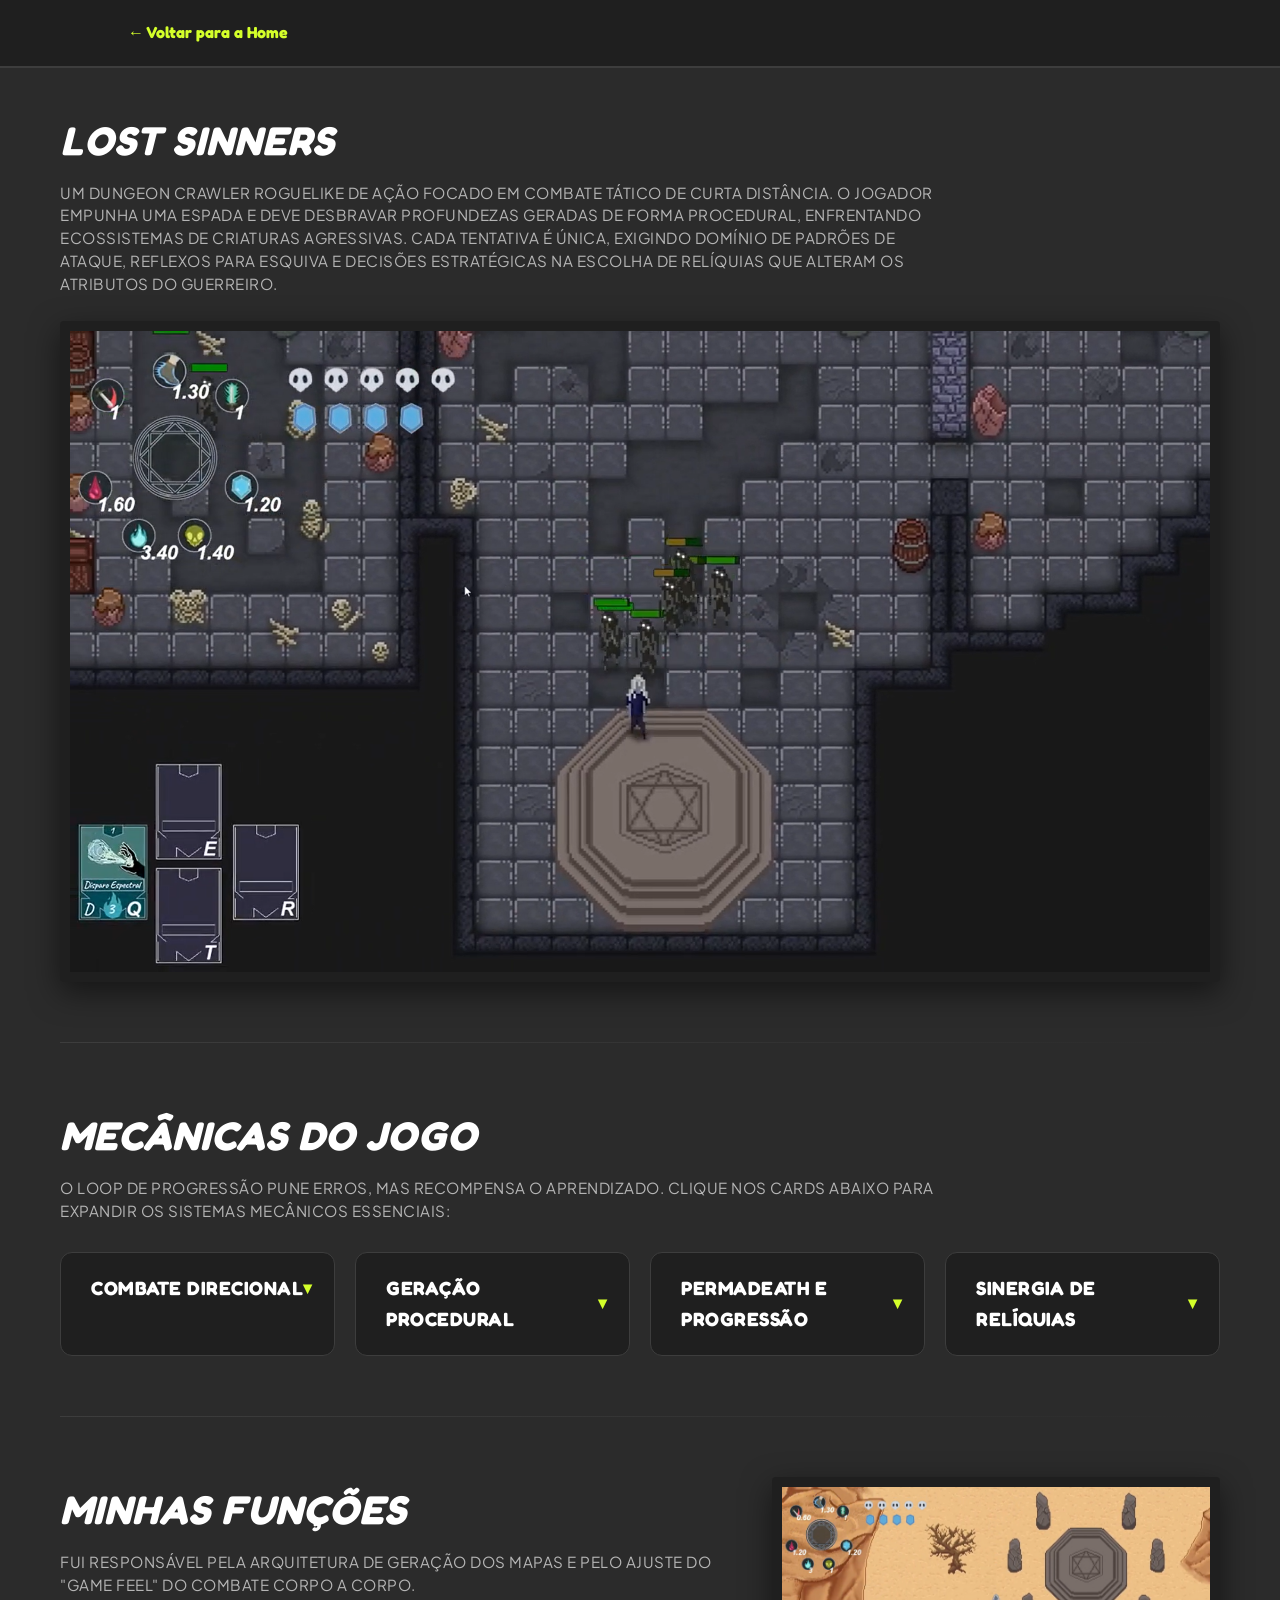
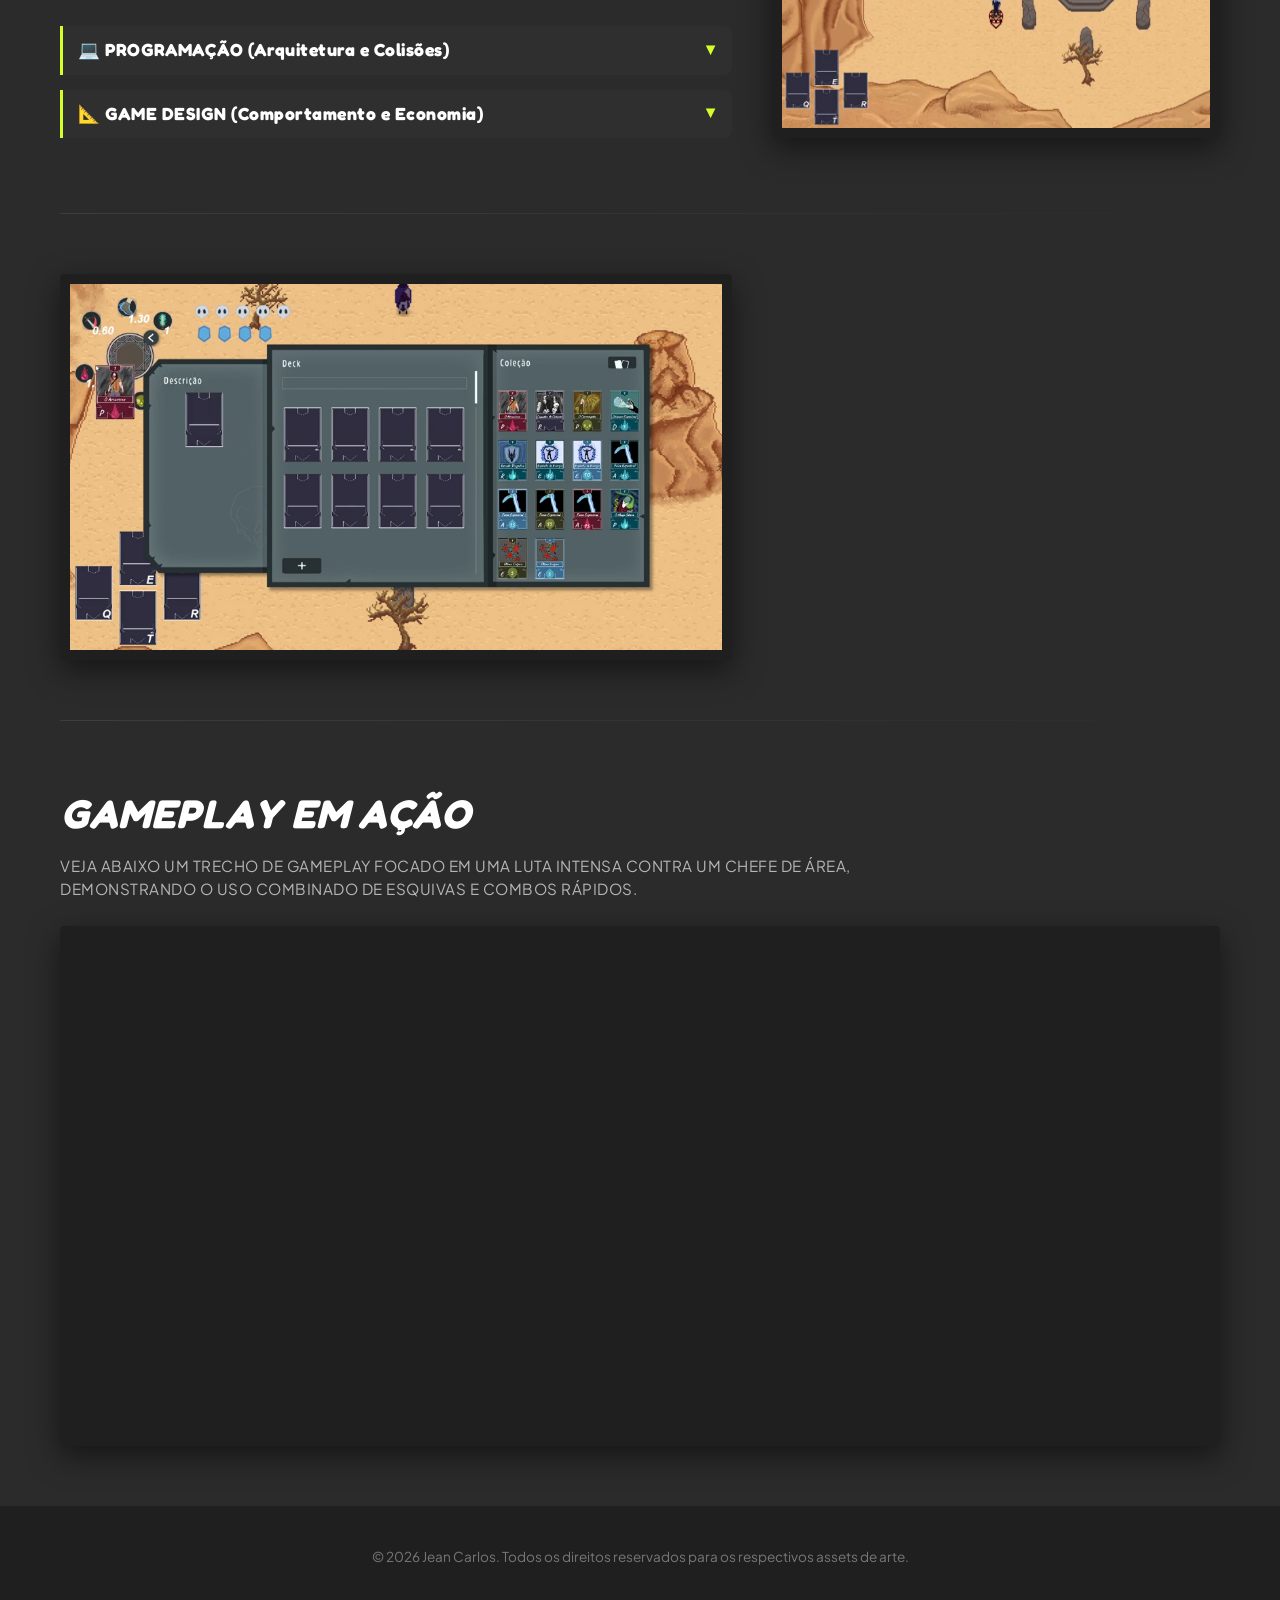
<file: projetodetalhe_LOSTSINNERS.html>
<!DOCTYPE html>
<html lang="pt-BR">
<head>
    <meta charset="UTF-8">
    <meta name="viewport" content="width=device-width, initial-scale=1.0">
    <title>Nome do Jogo - Detalhes do Desenvolvimento</title>
    <link rel="stylesheet" href="style.css">
</head>
<body class="body-detail">

    <nav class="detail-nav">
        <a href="index.html" class="btn-back">← Voltar para a Home</a>
    </nav>

    <main class="container-detail">

        <section class="detail-section">
            <h2 class="detail-title">LOST SINNERS</h2> <p class="detail-description">
                Um dungeon crawler roguelike de ação focado em combate tático de curta distância. O jogador empunha uma espada e deve desbravar profundezas geradas de forma procedural, enfrentando ecossistemas de criaturas agressivas. Cada tentativa é única, exigindo domínio de padrões de ataque, reflexos para esquiva e decisões estratégicas na escolha de relíquias que alteram os atributos do guerreiro.
            </p>
            <div class="image-wrapper large-image">
                <img src="assets/Gameplaye_LostSinners.png" alt="Interface Principal do Jogo Dungeon Slayer">
            </div>
        </section>

        <hr class="detail-divider">

        <section class="detail-section">
            <h2 class="detail-title">Mecânicas do Jogo</h2>
            <p class="detail-description">
                O loop de progressão pune erros, mas recompensa o aprendizado. Clique nos cards abaixo para expandir os sistemas mecânicos essenciais:
            </p>

            <div class="mechanics-grid">
                <details class="mechanic-card">
                    <summary class="mechanic-summary">
                        <span class="mechanic-icon"></span>
                        <h4 class="mechanic-card-title">Combate Direcional</h4>
                        <span class="arrow-toggle">▼</span>
                    </summary>
                    <p class="detail-description mechanics-dropdown-text">
                        Mecânica de esgrima baseada em combos e temporização. Os ataques de espada possuem caixas de colisão (hitboxes) precisas, exigindo que o jogador calcule a distância do golpe e use janelas de "i-frames" (frames de invulnerabilidade) na esquiva para não ser interrompido.
                    </p>
                </details>

                <details class="mechanic-card">
                    <summary class="mechanic-summary">
                        <span class="mechanic-icon"></span>
                        <h4 class="mechanic-card-title">Geração Procedural</h4>
                        <span class="arrow-toggle">▼</span>
                    </summary>
                    <p class="detail-description mechanics-dropdown-text">
                        A cada nova partida, a masmorra é reconstruída do zero. Um algoritmo conecta salas de combate, salas de tesouro, lojas e arenas de chefes de forma aleatória, garantindo que o posicionamento de armadilhas e inimigos nunca se repita.
                    </p>
                </details>

                <details class="mechanic-card">
                    <summary class="mechanic-summary">
                        <span class="mechanic-icon"></span>
                        <h4 class="mechanic-card-title">Permadeath e Progressão</h4>
                        <span class="arrow-toggle">▼</span>
                    </summary>
                    <p class="detail-description mechanics-dropdown-text">
                        A morte redefine o progresso do andar atual, limpando os itens temporários recolhidos. No entanto, o jogador acumula uma moeda permanente (como almas ou runas) que pode ser gasta em um hub central para desbloquear novas técnicas de espada ou melhorias de vida inicial.
                    </p>
                </details>

                <details class="mechanic-card">
                    <summary class="mechanic-summary">
                        <span class="mechanic-icon"></span>
                        <h4 class="mechanic-card-title">Sinergia de Relíquias</h4>
                        <span class="arrow-toggle">▼</span>
                    </summary>
                    <p class="detail-description mechanics-dropdown-text">
                        Baús escondidos fornecem artefatos com modificadores passivos. Coletar itens compatíveis cria sinergias devastadoras — como fazer a espada disparar ondas de choque congelantes ou aplicar dano de fogo crítico a cada terceira esquiva perfeita.
                    </p>
                </details>
            </div>
        </section>

        <hr class="detail-divider">

        <section class="detail-section grid-2-columns">
            <div class="side-text">
                <h2 class="detail-title">Minhas Funções</h2>
                <p class="detail-description" style="margin-bottom: 30px;">
                    Fui responsável pela arquitetura de geração dos mapas e pelo ajuste do "Game Feel" do combate corpo a corpo.
                </p>

                <details class="role-subtopic">
                    <summary class="role-summary">
                        <h4 class="role-sub-title">💻 PROGRAMAÇÃO (Arquitetura e Colisões)</h4>
                        <span class="arrow-toggle">▼</span>
                    </summary>
                    <p class="detail-description role-dropdown-text">
                        Desenvolvimento do script de geração aleatória de masmorras baseado em grafos. Programação do sistema de combate usando Raycasts e Overlaps para checagem precisa de acertos e controle detalhado do "hitstop" (congelamento curto de frames) para dar peso aos golpes da espada.
                    </p>
                </details>

                <details class="role-subtopic">
                    <summary class="role-summary">
                        <h4 class="role-sub-title">📐 GAME DESIGN (Comportamento e Economia)</h4>
                        <span class="arrow-toggle">▼</span>
                    </summary>
                    <p class="detail-description role-dropdown-text">
                        Criação das árvores de comportamento (Behavior Trees) dos inimigos para alternarem entre perseguir, cercar ou recuar. Balanceamento dos atributos de dano, velocidade dos monstros por andar e definição da taxa de aparição (drop-rate) das relíquias em baús.
                    </p>
                </details>
            </div>

            <div class="side-info" style="justify-content: center;">
                <div class="image-wrapper">
                    <img src="assets/Gameplay_LostSinners2.png" alt="Estrutura lógica do gerador procedural ou hitbox de ataque">
                </div>
            </div>
        </section>

        <hr class="detail-divider">

        <section class="detail-section grid-2-columns">
            <div class="image-wrapper">
                <img src="assets/Cartas_LostSinners.png" alt="Amostra de combate em tempo real na masmorra">
            </div>
            <div class="side-info" style="justify-content: center; gap: 20px;">
                
            </div>
        </section>

        <hr class="detail-divider">

        <section class="detail-section">
            <h2 class="detail-title">Gameplay em Ação</h2>
            <p class="detail-description">
                Veja abaixo um trecho de gameplay focado em uma luta intensa contra um chefe de área, demonstrando o uso combinado de esquivas e combos rápidos.
            </p>
            
            <div class="image-wrapper large-image">
                <iframe 
                    width="100%" 
                    height="500" 
                    src="https://www.youtube.com/embed/OpC3bplRWCE"  
                    title="Dungeon Slayer Gameplay" 
                    frameborder="0" 
                    allow="accelerometer; autoplay; clipboard-write; encrypted-media; gyroscope; picture-in-picture; web-share" 
                    allowfullscreen 
                    style="border-radius: 4px; display: block;">
                </iframe>
            </div>
        </section>

    </main>

    <footer class="detail-footer">
        <p>&copy; 2026 Jean Carlos. Todos os direitos reservados para os respectivos assets de arte.</p>
    </footer>

</body>
</html>
</file>
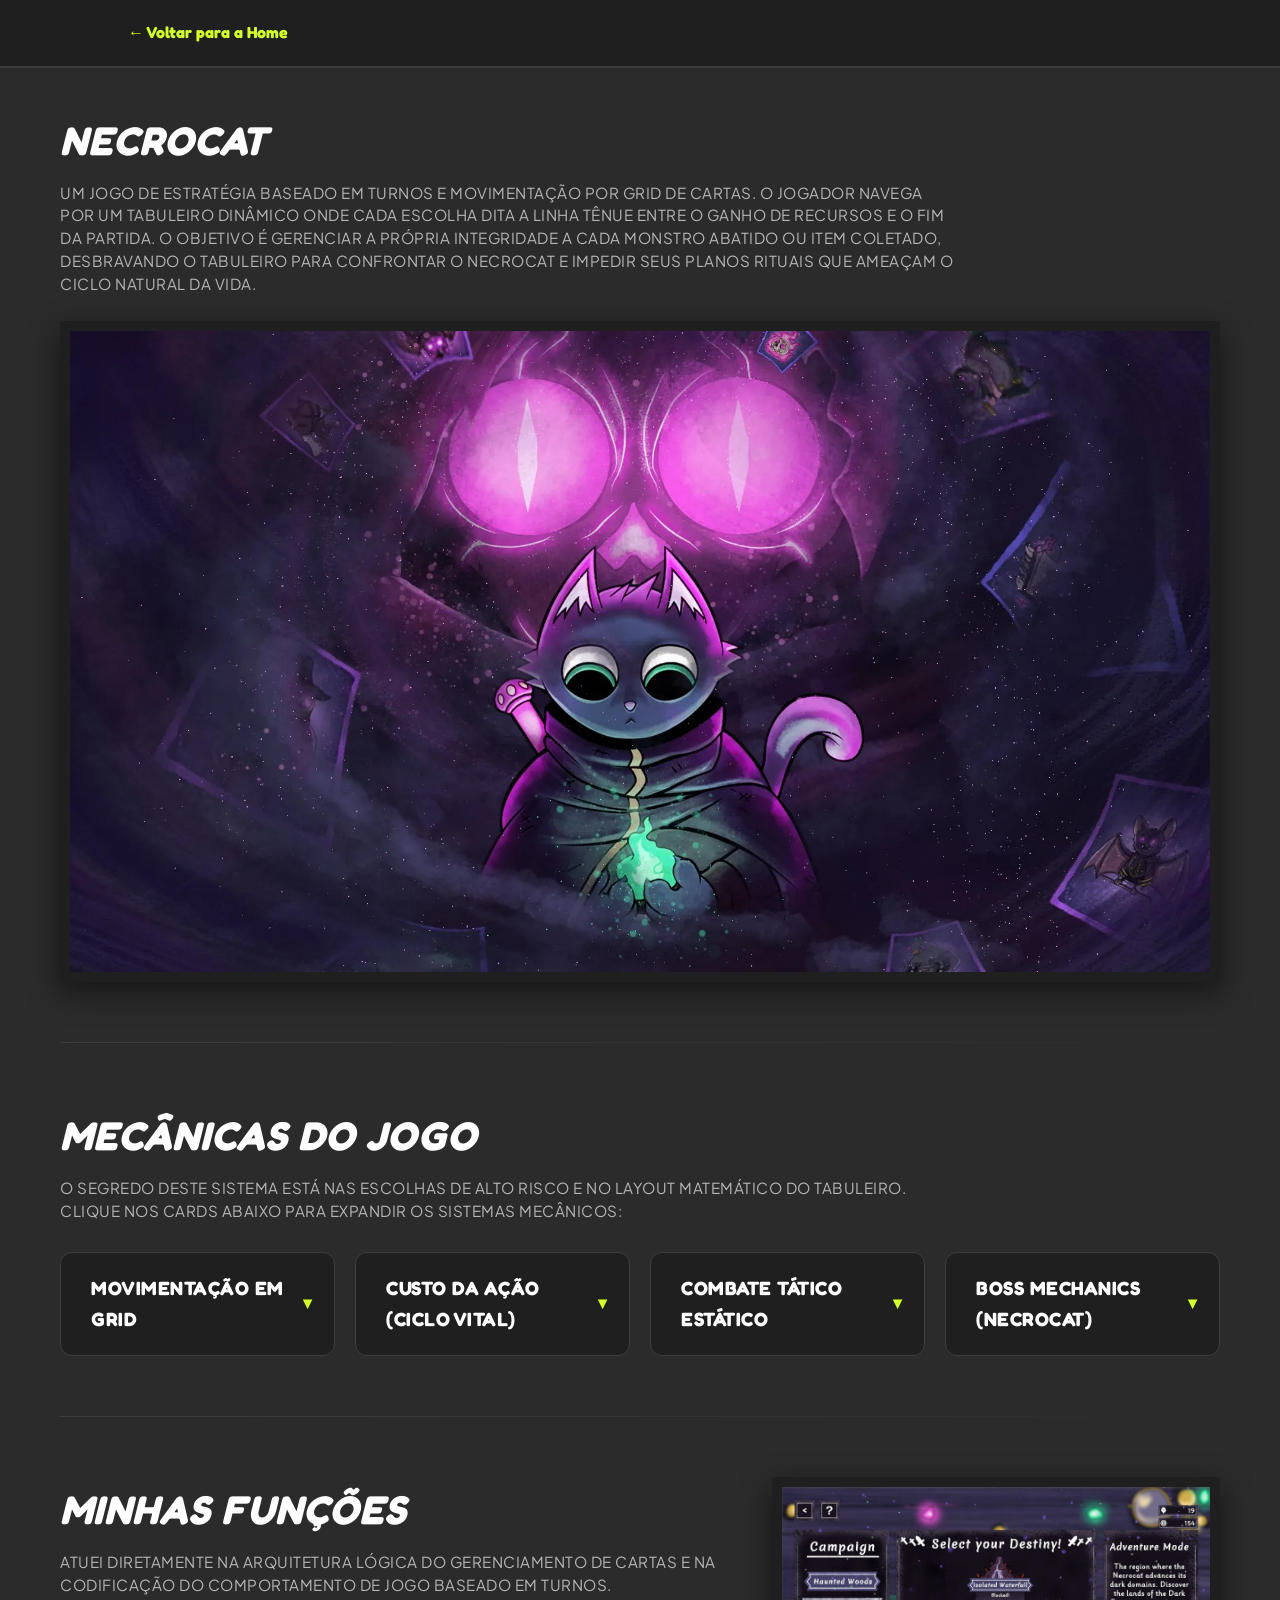
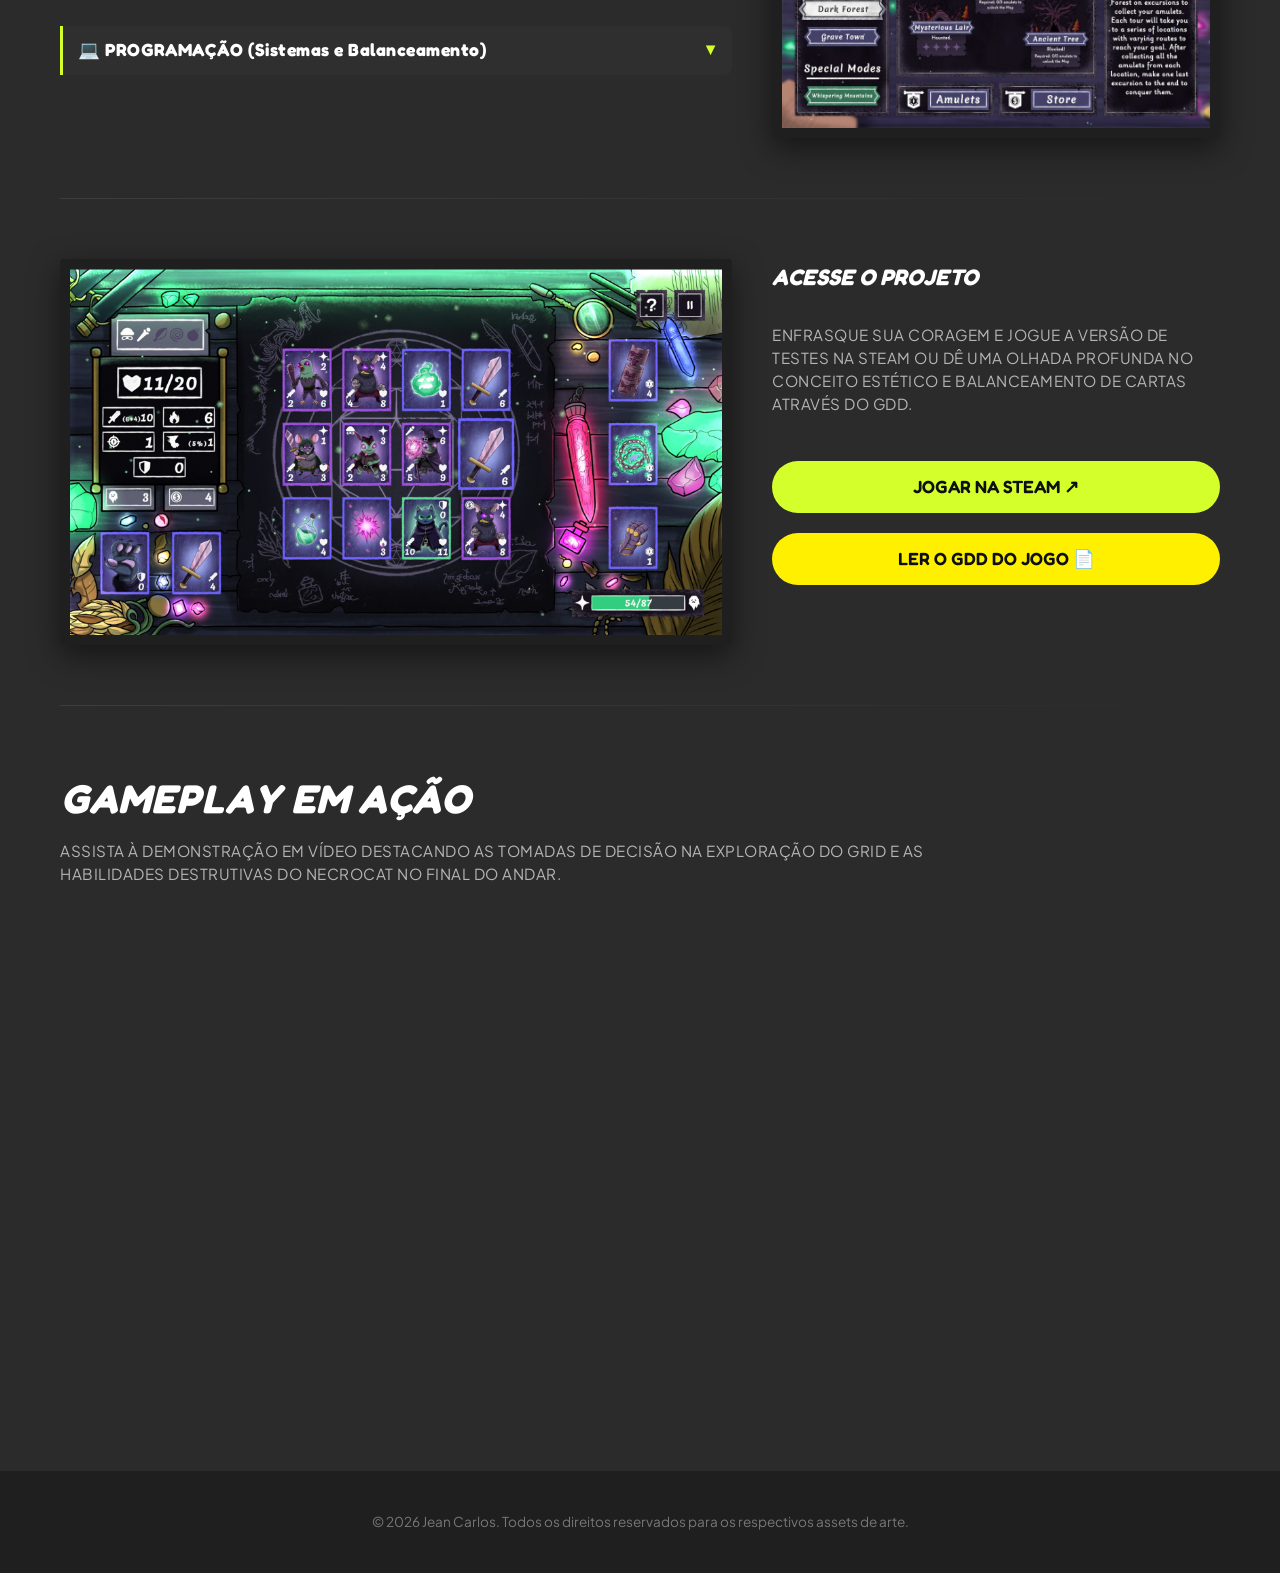
<file: projetodetalhe_NECROCAT.html>
<!DOCTYPE html>
<html lang="pt-BR">
<head>
    <meta charset="UTF-8">
    <meta name="viewport" content="width=device-width, initial-scale=1.0">
    <title>Nome do Jogo - Detalhes do Desenvolvimento</title>
    <link rel="stylesheet" href="style.css">
</head>
<body class="body-detail">

    <nav class="detail-nav">
        <a href="index.html" class="btn-back">← Voltar para a Home</a>
    </nav>

    <main class="container-detail">

        <!-- SEÇÃO 1: NOME, DESCRIÇÃO E TELA PRINCIPAL -->
        <section class="detail-section">
            <h2 class="detail-title">NECROCAT</h2> <!-- Altere para o nome real do seu jogo -->
            <p class="detail-description">
                Um jogo de estratégia baseado em turnos e movimentação por grid de cartas. O jogador navega por um tabuleiro dinâmico onde cada escolha dita a linha tênue entre o ganho de recursos e o fim da partida. O objetivo é gerenciar a própria integridade a cada monstro abatido ou item coletado, desbravando o tabuleiro para confrontar o Necrocat e impedir seus planos rituais que ameaçam o ciclo natural da vida.
            </p>
            <div class="image-wrapper large-image">
                <img src="assets/Necrocat.webp" alt="Interface Principal do Jogo Necrocat's Call">
            </div>
        </section>

        <hr class="detail-divider">

        <!-- SEÇÃO 2: MECÂNICAS DO JOGO (RETRÁTEIS) -->
        <section class="detail-section">
            <h2 class="detail-title">Mecânicas do Jogo</h2>
            <p class="detail-description">
                O segredo deste sistema está nas escolhas de alto risco e no layout matemático do tabuleiro. Clique nos cards abaixo para expandir os sistemas mecânicos:
            </p>

            <div class="mechanics-grid">
                <!-- Mecânica 1 -->
                <details class="mechanic-card">
                    <summary class="mechanic-summary">
                        <span class="mechanic-icon"></span>
                        <h4 class="mechanic-card-title">Movimentação em Grid</h4>
                        <span class="arrow-toggle">▼</span>
                    </summary>
                    <p class="detail-description mechanics-dropdown-text">
                        O cenário é composto por uma matriz de cartas. O jogador pode se mover apenas para cartas adjacentes. Escolher o próximo passo exige estratégia, pois uma carta pode conter uma armadilha, um tesouro essencial ou um guardião do Necrocat.
                    </p>
                </details>

                <!-- Mecânica 2 -->
                <details class="mechanic-card">
                    <summary class="mechanic-summary">
                        <span class="mechanic-icon"></span>
                        <h4 class="mechanic-card-title">Custo da Ação (Ciclo Vital)</h4>
                        <span class="arrow-toggle">▼</span>
                    </summary>
                    <p class="detail-description mechanics-dropdown-text">
                        Cada interação cobra seu preço. Derrotar inimigos drena seus recursos ou a sua vida, aproximando o herói da morte de forma matemática. O jogador precisa calcular rotas perfeitas para passar de fase sem zerar seus atributos.
                    </p>
                </details>

                <!-- Mecânica 3 -->
                <details class="mechanic-card">
                    <summary class="mechanic-summary">
                        <span class="mechanic-icon"></span>
                        <h4 class="mechanic-card-title">Combate Tático Estático</h4>
                        <span class="arrow-toggle">▼</span>
                    </summary>
                    <p class="detail-description mechanics-dropdown-text">
                        Os combates acontecem diretamente no grid de cartas por meio de resolução numérica. O jogador interage com a carta do monstro usando as armas equipadas no seu inventário, comparando pontos de ataque, defesa e efeitos colaterais ativos.
                    </p>
                </details>

                <!-- Mecânica 4 -->
                <details class="mechanic-card">
                    <summary class="mechanic-summary">
                        <span class="mechanic-icon"></span>
                        <h4 class="mechanic-card-title">Boss Mechanics (Necrocat)</h4>
                        <span class="arrow-toggle">▼</span>
                    </summary>
                    <p class="detail-description mechanics-dropdown-text">
                        A batalha final introduz mecânicas de perturbação de regras. O Necrocat altera a posição das cartas do grid de forma procedural, revive monstros já derrotados nas cartas vazias e pune jogadores que hesitam nas decisões de turno.
                    </p>
                </details>
            </div>
        </section>

        <hr class="detail-divider">

        <!-- SEÇÃO 3: MINHAS FUNÇÕES -->
        <section class="detail-section grid-2-columns">
            <div class="side-text">
                <h2 class="detail-title">Minhas Funções</h2>
                <p class="detail-description" style="margin-bottom: 30px;">
                    Atuei diretamente na arquitetura lógica do gerenciamento de cartas e na codificação do comportamento de jogo baseado em turnos.
                </p>

                <!-- SUBTÓPICO 1: PROGRAMAÇÃO & ARQUITETURA -->
                <details class="role-subtopic">
                    <summary class="role-summary">
                        <h4 class="role-sub-title">💻 PROGRAMAÇÃO (Sistemas e Balanceamento)</h4>
                        <span class="arrow-toggle">▼</span>
                    </summary>
                    <p class="detail-description role-dropdown-text">
                        Responsável pelo desenvolvimento de sistemas, como o gerenciador de fases (Scene/Level Manager), que dita a transição entre o menu, as salas de cartas e o confronto final. Atuei diretamente no refinamento do balanceamento do jogo, utilizando dados coletados em testes práticos (playtests) para calibrar o custo de vida e o ganho de recursos no grid.
                    </p>
                </details>
            </div>

            <!-- COLUNA DA DIREITA: IMAGEM TÉCNICA -->
            <div class="side-info" style="justify-content: center;">
                <div class="image-wrapper">
                    <img src="assets/Necrocat_2.jpg" alt="Lógica de validação do grid de cartas ou máquina de estados do turno">
                </div>
            </div>
        </section>

        <hr class="detail-divider">

        <!-- SEÇÃO 4: LINKS EXTERNOS -->
        <section class="detail-section grid-2-columns">
            <div class="image-wrapper">
                <img src="assets/Necrocat_1.jpg" alt="Amostra da partida rodando com o grid de cartas ativo">
            </div>
            <div class="side-info" style="justify-content: center; gap: 20px;">
                <h3 class="detail-subtitle">Acesse o Projeto</h3>
                <p class="detail-description">
                    Enfrasque sua coragem e jogue a versão de testes na Steam ou dê uma olhada profunda no conceito estético e balanceamento de cartas através do GDD.
                </p>
                <a href="https://store.steampowered.com/app/3161410/Necrocat/" target="_blank" class="btn" style="text-align: center; text-transform: uppercase;">Jogar na Steam ↗</a>
                <a href="https://docs.google.com/document/d/1vcjhFBAAlpgu5FxNV41r9ZDyYi3klIOIvuyQ3XXv6uw/edit?tab=t.0" target="_blank" class="btn" style="text-align: center; text-transform: uppercase; background-color: var(--accent-yellow);">Ler o GDD do Jogo 📄</a>
            </div>
        </section>

        <hr class="detail-divider">

        <!-- SEÇÃO 5: VÍDEO DO GAMEPLAY -->
        <section class="detail-section">
            <h2 class="detail-title">Gameplay em Ação</h2>
            <p class="detail-description">
                Assista à demonstração em vídeo destacando as tomadas de decisão na exploração do grid e as habilidades destrutivas do Necrocat no final do andar.
            </p>
            
            <iframe 
                width="100%" 
                height="500" 
                src="https://www.youtube.com/embed/AKrIAm1Soho" 
                title="Necrocat Gameplay" 
                frameborder="0" 
                allow="accelerometer; autoplay; clipboard-write; encrypted-media; gyroscope; picture-in-picture; web-share" 
                allowfullscreen 
                style="border-radius: 4px; display: block;">
            </iframe>
        </section>

    </main>

    <!-- RODAPÉ -->
    <footer class="detail-footer">
        <p>&copy; 2026 Jean Carlos. Todos os direitos reservados para os respectivos assets de arte.</p>
    </footer>

</body>
</html>
</file>
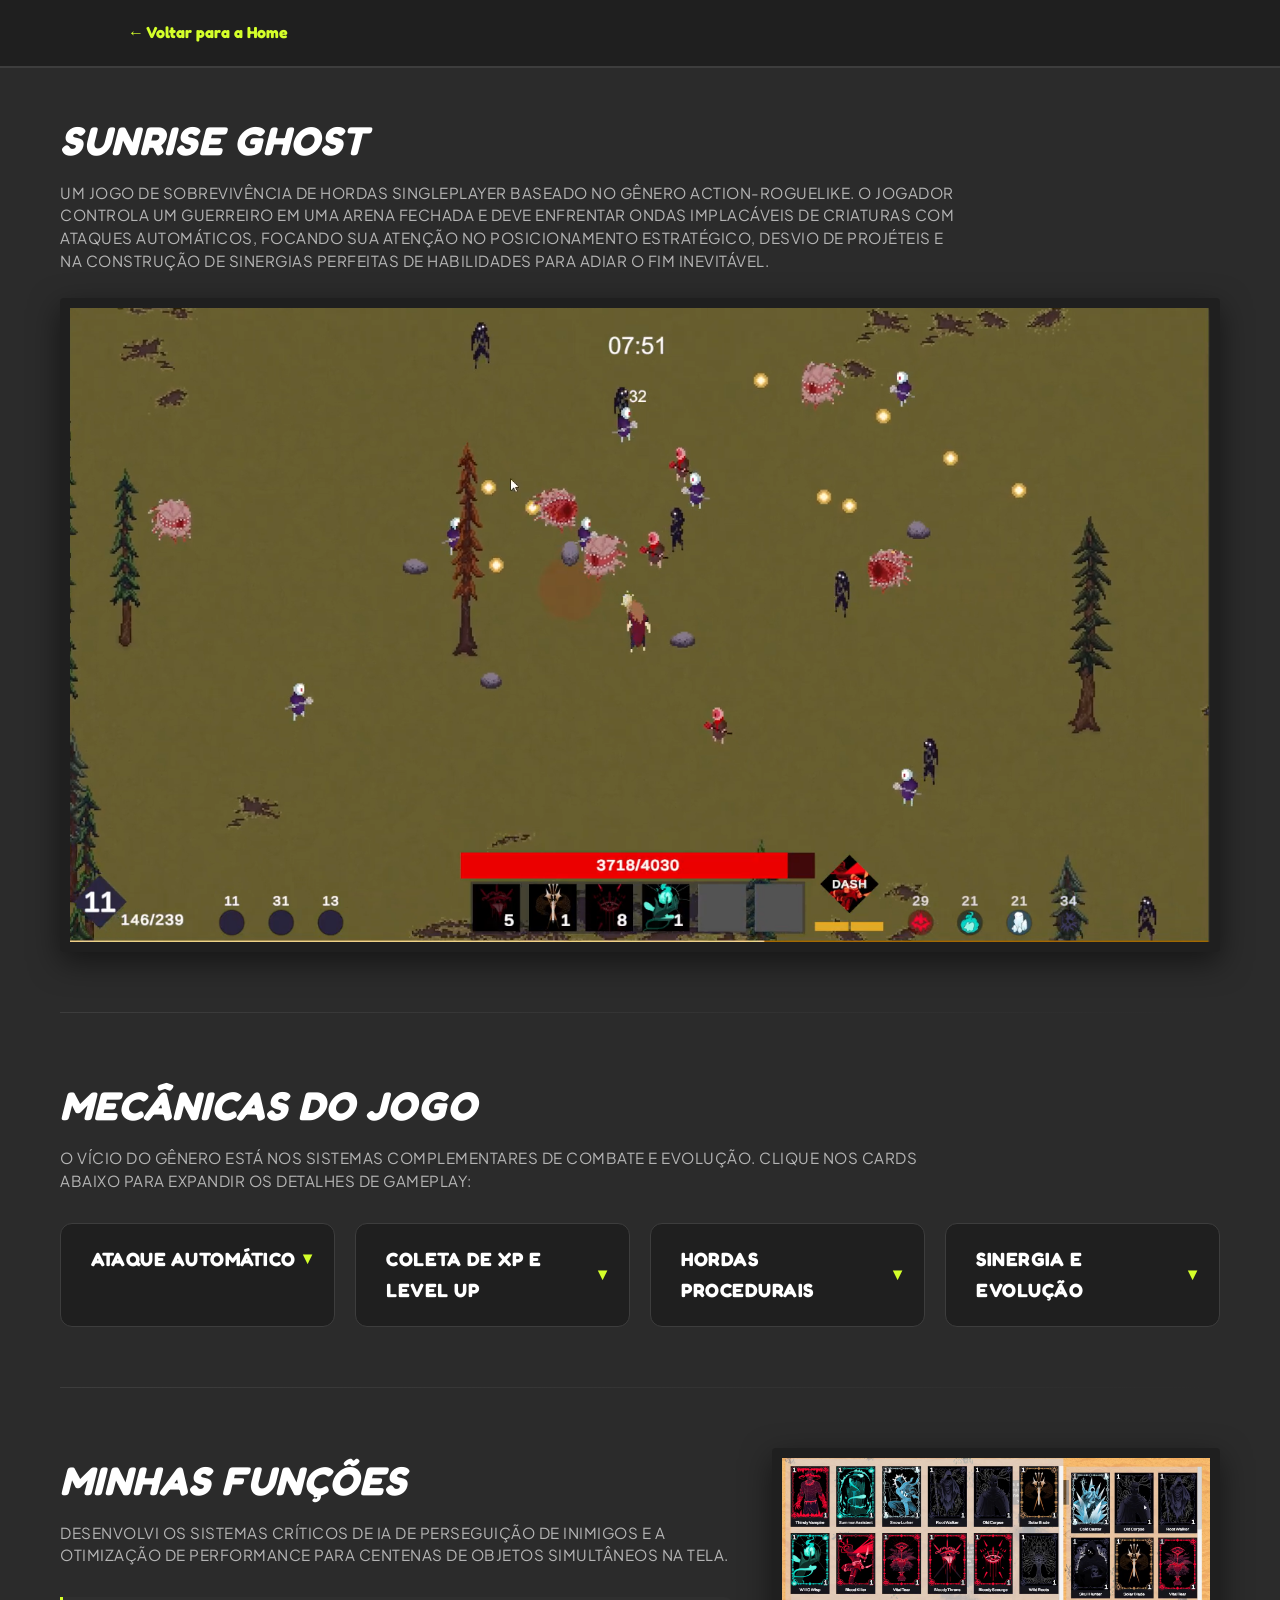
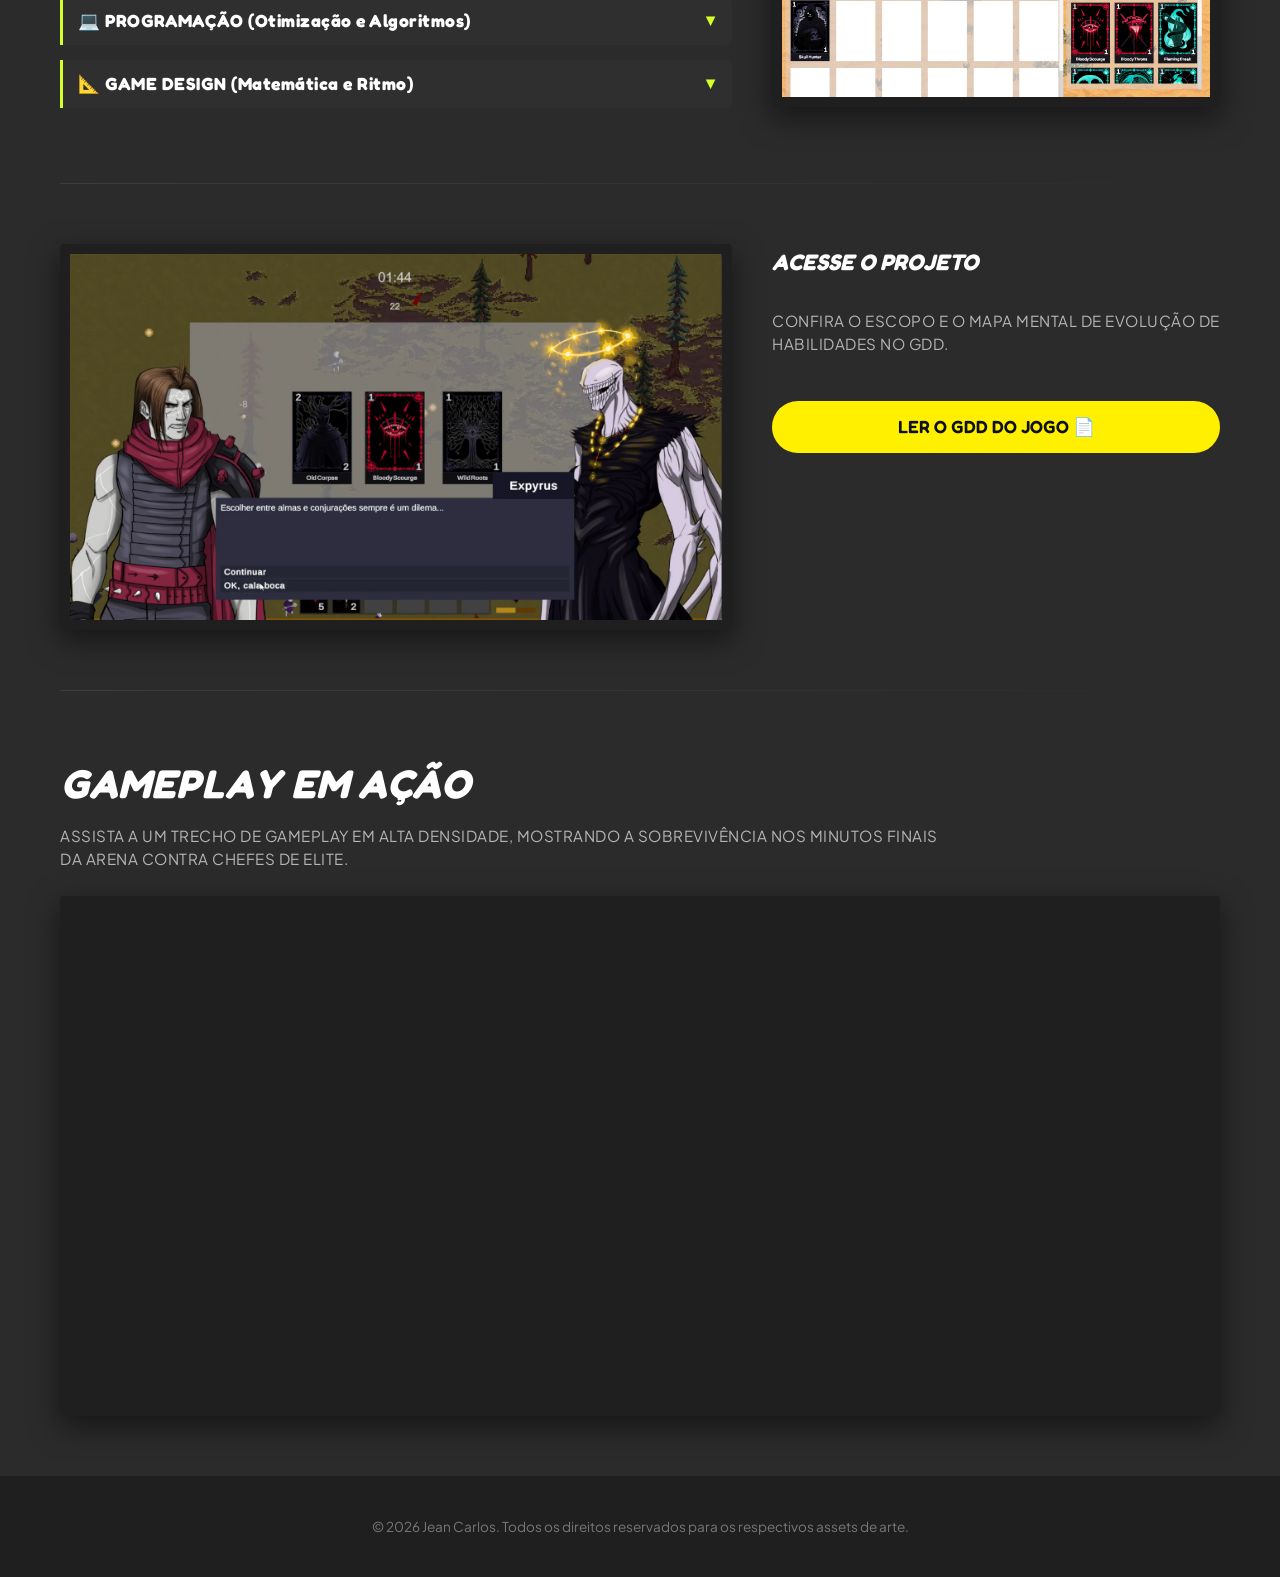
<file: projetodetalhe_SUNRISEGHOST.html>
<!DOCTYPE html>
<html lang="pt-BR">
<head>
    <meta charset="UTF-8">
    <meta name="viewport" content="width=device-width, initial-scale=1.0">
    <title>Nome do Jogo - Detalhes do Desenvolvimento</title>
    <link rel="stylesheet" href="style.css">
</head>
<body class="body-detail">

    <nav class="detail-nav">
        <a href="index.html" class="btn-back">← Voltar para a Home</a>
    </nav>

    <main class="container-detail">

        <section class="detail-section">
            <h2 class="detail-title">SUNRISE GHOST</h2> <p class="detail-description">
                Um jogo de sobrevivência de hordas singleplayer baseado no gênero action-roguelike. O jogador controla um guerreiro em uma arena fechada e deve enfrentar ondas implacáveis de criaturas com ataques automáticos, focando sua atenção no posicionamento estratégico, desvio de projéteis e na construção de sinergias perfeitas de habilidades para adiar o fim inevitável.
            </p>
            <div class="image-wrapper large-image">
                <img src="assets/Gameplay2.png" alt="Interface Principal do Jogo Arena Survivor">
            </div>
        </section>

        <hr class="detail-divider">

        <section class="detail-section">
            <h2 class="detail-title">Mecânicas do Jogo</h2>
            <p class="detail-description">
                O vício do gênero está nos sistemas complementares de combate e evolução. Clique nos cards abaixo para expandir os detalhes de gameplay:
            </p>

            <div class="mechanics-grid">
                <details class="mechanic-card">
                    <summary class="mechanic-summary">
                        <span class="mechanic-icon"></span>
                        <h4 class="mechanic-card-title">Ataque Automático</h4>
                        <span class="arrow-toggle">▼</span>
                    </summary>
                    <p class="detail-description mechanics-dropdown-text">
                        O jogador foca unicamente na movimentação do guerreiro. As armas e magias disparam sozinhas em intervalos fixos de tempo (cooldowns), baseando-se na proximidade dos alvos ou na direção para onde o personagem está olhando.
                    </p>
                </details>

                <details class="mechanic-card">
                    <summary class="mechanic-summary">
                        <span class="mechanic-icon"></span>
                        <h4 class="mechanic-card-title">Coleta de XP e Level Up</h4>
                        <span class="arrow-toggle">▼</span>
                    </summary>
                    <p class="detail-description mechanics-dropdown-text">
                        Monstros derrotados deixam cair esferas de experiência na arena. Ao acumular XP e subir de nível, o jogo congela e oferece uma escolha aleatória de três ou quatro cartas de upgrades de habilidades para o guerreiro.
                    </p>
                </details>

                <details class="mechanic-card">
                    <summary class="mechanic-summary">
                        <span class="mechanic-icon"></span>
                        <h4 class="mechanic-card-title">Hordas Procedurais</h4>
                        <span class="arrow-toggle">▼</span>
                    </summary>
                    <p class="detail-description mechanics-dropdown-text">
                        A dificuldade escala com o tempo de partida. O sistema de spawn cria ondas progressivamente maiores, introduzindo criaturas velozes, inimigos com armadura e chefes de elite a cada minuto alcançado pelo jogador.
                    </p>
                </details>

                <details class="mechanic-card">
                    <summary class="mechanic-summary">
                        <span class="mechanic-icon"></span>
                        <h4 class="mechanic-card-title">Sinergia e Evolução</h4>
                        <span class="arrow-toggle">▼</span>
                    </summary>
                    <p class="detail-description mechanics-dropdown-text">
                        Sistema de builds inspirado em roguelikes. Combinar armas específicas de nível máximo com os itens passivos corretos desbloqueia a "evolução" do ataque, transformando golpes simples em poderes catastróficos que limpam a tela.
                    </p>
                </details>
            </div>
        </section>

        <hr class="detail-divider">

        <section class="detail-section grid-2-columns">
            <div class="side-text">
                <h2 class="detail-title">Minhas Funções</h2>
                <p class="detail-description" style="margin-bottom: 30px;">
                    Desenvolvi os sistemas críticos de IA de perseguição de inimigos e a otimização de performance para centenas de objetos simultâneos na tela.
                </p>

                <details class="role-subtopic">
                    <summary class="role-summary">
                        <h4 class="role-sub-title">💻 PROGRAMAÇÃO (Otimização e Algoritmos)</h4>
                        <span class="arrow-toggle">▼</span>
                    </summary>
                    <p class="detail-description role-dropdown-text">
                        Implementação de um sistema de Object Pooling para lidar com centenas de monstros e projéteis ativos sem causar quedas de framerate. Programação do comportamento de bando dos inimigos usando vetores de direção simples para evitar gargalos na CPU.
                    </p>
                </details>

                <details class="role-subtopic">
                    <summary class="role-summary">
                        <h4 class="role-sub-title">📐 GAME DESIGN (Matemática e Ritmo)</h4>
                        <span class="arrow-toggle">▼</span>
                    </summary>
                    <p class="detail-description role-dropdown-text">
                        Balanceamento das tabelas de probabilidade de drops de cartas, calibração do ganho de atributos passivos (velocidade, dano, área de efeito) e estruturação da linha do tempo da partida (pacing) para que o jogador sinta uma evolução épica e satisfatória a cada minuto sobrevivendo.
                    </p>
                </details>
            </div>

            <div class="side-info" style="justify-content: center;">
                <div class="image-wrapper">
                    <img src="assets/Cartas.png" alt="Demonstração técnica de código ou blueprint de habilidades">
                </div>
            </div>
        </section>

        <hr class="detail-divider">

        <section class="detail-section grid-2-columns">
            <div class="image-wrapper">
                <img src="assets/Escolha.png" alt="Amostra de gameplay do jogo na arena">
            </div>
            <div class="side-info" style="justify-content: center; gap: 20px;">
                <h3 class="detail-subtitle">Acesse o Projeto</h3>
                <p class="detail-description">
                    confira o escopo e o mapa mental de evolução de habilidades no GDD.
                </p>
                <a href="https://docs.google.com/document/d/1wfEGoYFMT1cUf5f4gYS6Zqttz8tM3BZw6K8ZLNSniJ4/edit?tab=t.0" target="_blank" class="btn" style="text-align: center; text-transform: uppercase; background-color: var(--accent-yellow);">Ler o GDD do Jogo 📄</a>
            </div>
        </section>

        <hr class="detail-divider">

        <section class="detail-section">
            <h2 class="detail-title">Gameplay em Ação</h2>
            <p class="detail-description">
                Assista a um trecho de gameplay em alta densidade, mostrando a sobrevivência nos minutos finais da arena contra chefes de elite.
            </p>
            
            <div class="image-wrapper large-image">
                <iframe 
                    width="100%" 
                    height="500" 
                    src="https://www.youtube.com/embed/v6U-Le976Qw" 
                    title="Arena Survivor Gameplay" 
                    frameborder="0" 
                    allow="accelerometer; autoplay; clipboard-write; encrypted-media; gyroscope; picture-in-picture; web-share" 
                    allowfullscreen 
                    style="border-radius: 4px; display: block;">
                </iframe>
            </div>
        </section>

    </main>

    <footer class="detail-footer">
        <p>&copy; 2026 Jean Carlos. Todos os direitos reservados para os respectivos assets de arte.</p>
    </footer>

</body>
</html>
</file>
<file: style.css>
/* ==========================================================================
   1. CONFIGURAÇÕES GERAIS E VARIÁVEIS
   ========================================================================== */
@import url('https://fonts.googleapis.com/css2?family=Fredoka:wght@300..700&family=Plus+Jakarta+Sans:wght@300..800&display=swap');

:root {
    --bg-dark: #0e0f11;
    --bg-light: #798b10;
    --accent-vibrant: #d4ff2a;
    --accent-yellow: #fff000;
    --text-light: #ffffff;
    --text-dark: #0e0f11;
    --card-bg-dark: #000000;
    
    --font-title: 'Fredoka', sans-serif;
    --font-body: 'Plus Jakarta Sans', sans-serif;
}

* {
    margin: 0;
    padding: 0;
    box-sizing: border-box;
    scroll-behavior: smooth;
}

body {
    font-family: var(--font-body);
    background-color: var(--bg-dark);
    color: var(--text-light);
    overflow-x: hidden;
    line-height: 1.6;
}

h1, h2, h3, h4 {
    font-family: var(--font-title);
    font-weight: 700;
}

img {
    max-width: 100%;
    display: block;
}

/* ==========================================================================
   2. COMPONENTES REUTILIZÁVEIS (BOTÕES E SEÇÕES)
   ========================================================================== */
.section-dark {
    background-color: var(--bg-dark);
    padding: 80px 10%;
}

.section-light {
    background-color: var(--bg-light);
    color: var(--text-dark);
    padding: 80px 10%;
}

.highlight {
    color: var(--accent-vibrant);
}

.btn {
    display: inline-block;
    background-color: var(--accent-vibrant);
    color: var(--text-dark);
    padding: 12px 35px;
    border-radius: 50px;
    font-family: var(--font-title);
    font-size: 1.1rem;
    text-decoration: none;
    font-weight: 600;
    transition: transform 0.2s ease, box-shadow 0.2s ease;
}

.btn:hover {
    transform: translateY(-3px);
    box-shadow: 0 5px 15px rgba(212, 255, 42, 0.4);
}

.social-icons {
    display: flex;
    gap: 15px;
    margin-top: 30px;
}

.social-icons a img {
    width: 35px;
    height: 35px;
    transition: transform 0.2s;
    filter: brightness(0) invert(1);
}

.social-icons a:hover img {
    transform: scale(1.1);
}

/* ==========================================================================
   3. CABEÇALHO / HERO SECTION
   ========================================================================== */
.header-main {
    display: flex;
    align-items: center;
    justify-content: space-between;
    min-height: 90vh;
    gap: 50px;
}

.header-main .content-left {
    flex: 1;
    max-width: 600px;
}

.header-main h1 {
    font-size: 3.5rem;
    margin-bottom: 10px;
    line-height: 1.2;
}

.header-main .subtitle {
    color: var(--accent-yellow);
    font-size: 1.3rem;
    font-weight: 600;
    margin-bottom: 20px;
}

.header-main p {
    font-size: 1.1rem;
    color: #a0a0a0;
    margin-bottom: 30px;
}

.header-main .content-right {
    flex: 1;
    display: flex;
    flex-direction: column;
    align-items: center;
    position: relative;
}

.profile-image {
    width: 320px; 
    height: 320px; 
    border-radius: 50%; 
    object-fit: cover; 
    border: 4px solid var(--accent-vibrant); 
    margin: 0 auto;
}

.portfolio-tagline {
    margin-top: 20px;
    font-family: var(--font-title);
    font-size: 1.8rem;
    text-align: center;
    line-height: 1.1;
}

.accent-font {
    color: var(--accent-yellow);
    font-style: italic;
    font-size: 1.5rem;
}

/* ==========================================================================
   4. SEÇÃO O QUE EU FAÇO (CARDS VERDES)
   ========================================================================== */
.services-section h2 {
    font-size: 3rem;
    text-align: center;
    margin-bottom: 50px;
    color: var(--text-light);
}

.services-grid {
    display: grid;
    grid-template-columns: repeat(auto-fit, minmax(280px, 1fr));
    gap: 30px;
}

.service-card {
    background-color: var(--accent-vibrant);
    border-radius: 24px;
    padding: 25px;
    display: flex;
    flex-direction: column;
    align-items: center;
    text-align: center;
    border: 3px solid var(--bg-dark);
}

.service-card img {
    width: 100%;
    height: 180px;
    object-fit: cover;
    border-radius: 18px;
    margin-bottom: 20px;
}

.service-card h3 {
    font-size: 1.5rem;
    margin-bottom: 15px;
    color: var(--text-dark);
}

.service-card p {
    font-size: 0.95rem;
    color: #222;
    margin-bottom: 20px;
    flex-grow: 1;
}

.tools {
    background-color: var(--card-bg-dark);
    width: 100%;
    padding: 15px;
    border-radius: 16px;
    display: flex;
    flex-wrap: wrap;
    gap: 8px;
    justify-content: center;
}

.tools span {
    background-color: #1a1c20;
    color: var(--accent-vibrant);
    padding: 5px 12px;
    border-radius: 20px;
    font-size: 0.8rem;
    font-weight: bold;
}

/* ==========================================================================
   5. SEÇÃO PROJETOS EM DESTAQUE
   ========================================================================== */
.projects-section h2 {
    font-size: 3rem;
    text-align: center;
    margin-bottom: 10px;
}

.projects-section .tagline {
    text-align: center;
    color: #a0a0a0;
    margin-bottom: 60px;
    font-size: 1.1rem;
}

.projects-showcase {
    display: flex;
    flex-direction: column;
    gap: 40px;
}

.project-item {
    display: flex;
    background-color: var(--accent-yellow);
    color: var(--text-dark);
    text-decoration: none;
    border-radius: 30px;
    overflow: hidden;
    align-items: center;
    transition: transform 0.3s ease;
}

.project-item:hover {
    transform: scale(1.02);
}

.project-right {
    background-color: var(--accent-vibrant);
}

.project-item img {
    width: 50%;
    height: 350px;
    object-fit: cover;
}

.project-text {
    width: 50%;
    padding: 50px;
    display: flex;
    flex-direction: column;
    justify-content: center;
}

.project-text h4 {
    font-size: 2.2rem;
    margin-bottom: 15px;
}

.project-text p {
    font-size: 1.1rem;
    margin-bottom: 30px;
    color: #111;
}

.view-project {
    font-family: var(--font-title);
    font-weight: bold;
    font-size: 1.1rem;
    display: inline-flex;
    align-items: center;
    gap: 5px;
}

.view-project::after {
    content: ' ↗';
}

/* ==========================================================================
   6. SEÇÃO CONTATO (FAÇA SEU PEDIDO)
   ========================================================================== */
.contact-card {
    background-color: var(--card-bg-dark);
    color: var(--text-light);
    border-radius: 40px;
    padding: 60px;
    max-width: 800px;         
    margin: 0 auto;           
    text-align: center;       
    display: flex;
    flex-direction: column;   
    align-items: center;      
    justify-content: center;
    gap: 20px;
}

.contact-text {
    width: 100%;             
    display: flex;
    flex-direction: column;
    align-items: center;      
}

.contact-text h3 {
    font-size: 3.5rem;
    line-height: 1.1;
    margin-bottom: 20px;
    color: var(--text-light);
}

.contact-text p {
    color: #a0a0a0;
    font-size: 1.1rem;
    margin-bottom: 30px;
    max-width: 500px;
    margin-left: auto;        
    margin-right: auto;       
}

.social-vertical {
    display: flex;
    flex-direction: row;
    gap: 15px;
    margin-bottom: 35px;
    align-items: center;      
}

.social-vertical a {
    color: var(--text-light);
    text-decoration: none;
    display: flex;
    align-items: center;
    gap: 10px;
    font-size: 1.1rem;
}

.contact-cta {
    width: 100%;
    display: flex;
    justify-content: center;  
}

.contact-image {
    flex: 1;
    display: flex;
    justify-content: center;
}

.contact-image img {
    max-height: 400px;
    border-radius: 30px;
    object-fit: cover;
}

/* ==========================================================================
   7. RESPONSIVIDADE PÁGINA PRINCIPAL (MOBILE)
   ========================================================================== */
@media (max-width: 968px) {
    .header-main {
        flex-direction: column-reverse;
        text-align: center;
        padding-top: 40px;
    }
    
    .social-icons {
        justify-content: center;
    }

    .project-item {
        flex-direction: column !important; 
    }

    .project-item img, .project-text {
        width: 100%;
    }

    .project-text {
        padding: 30px;
    }

    .contact-card {
        flex-direction: column;
        padding: 40px 20px;
        text-align: center;
    }

    .contact-text h3 {
        font-size: 2.5rem;
    }

    .social-vertical a {
        justify-content: center;
    }
}

/* ==========================================================================
   8. ESTILOS EXCLUSIVOS DA PÁGINA DE DETALHES (PROJETO INTERNO)
   ========================================================================== */
.body-detail {
    background-color: #2b2b2b;
    color: #e5e5e5;
}

.detail-nav {
    display: flex;
    justify-content: space-between;
    align-items: center;
    padding: 20px 10%;
    background-color: #1f1f1f;
    border-bottom: 2px solid #3d3d3d;
    position: sticky;
    top: 0;
    z-index: 1000;
}

.btn-back {
    color: var(--accent-vibrant);
    text-decoration: none;
    font-family: var(--font-title);
    font-weight: bold;
    transition: color 0.2s;
}

.btn-back:hover {
    color: var(--accent-yellow);
}

.game-title-nav {
    font-size: 1.1rem;
    color: #b5b5b5;
}

.container-detail {
    max-width: 1200px;
    margin: 40px auto;
    padding: 0 20px;
}

.detail-section {
    margin-bottom: 60px;
}

.detail-title {
    font-family: var(--font-title);
    font-size: 2.5rem;
    font-style: italic;
    color: #ffffff;
    text-transform: uppercase;
    letter-spacing: 1px;
    margin-bottom: 10px;
}

.detail-subtitle {
    font-family: var(--font-title);
    font-size: 1.4rem;
    font-style: italic;
    color: #ffffff;
    text-transform: uppercase;
    margin-bottom: 10px;
}

.detail-description {
    font-family: var(--font-body);
    font-size: 0.95rem;
    color: #b5b5b5;
    text-transform: uppercase; 
    letter-spacing: 0.5px;
    max-width: 900px;
    margin-bottom: 25px;
    line-height: 1.5;
}

.image-wrapper {
    background-color: #1f1f1f;
    padding: 10px;
    border-radius: 4px;
    box-shadow: 0 10px 30px rgba(0,0,0,0.5);
}

.image-wrapper img {
    width: 100%;
    height: auto;
    display: block;
}

.grid-2-columns {
    display: grid;
    grid-template-columns: 1.2fr 0.8fr;
    gap: 40px;
    align-items: start;
}

.side-info {
    display: flex;
    flex-direction: column;
    gap: 20px;
}

.small-ship {
    max-width: 250px;
    align-self: flex-start;
}

.detail-divider {
    border: none;
    height: 1px;
    background: linear-gradient(to right, #3d3d3d, transparent);
    margin: 60px 0;
}

.detail-footer {
    text-align: center;
    padding: 40px;
    background-color: #1f1f1f;
    color: #777;
    font-size: 0.85rem;
}

/* ==========================================================================
   9. SISTEMA INTERATIVO DE RETRAÇÃO (DETAILS & SUMMARY)
   ========================================================================== */
summary::-webkit-details-marker {
    display: none;
}

summary {
    display: flex;
    align-items: center;
    justify-content: space-between;
    cursor: pointer;
    list-style: none;
    outline: none;
}

.arrow-toggle {
    color: var(--accent-vibrant);
    font-size: 0.8rem;
    transition: transform 0.2s ease;
}

details[open] .arrow-toggle {
    transform: rotate(180deg);
    color: var(--accent-yellow);
}

/* Grid de Mecânicas */
.mechanics-grid {
    display: grid;
    grid-template-columns: repeat(auto-fit, minmax(250px, 1fr));
    gap: 20px;
    margin-top: 30px;
}

.mechanic-card {
    background-color: #1f1f1f;
    border: 1px solid #3d3d3d;
    padding: 20px;
    border-radius: 12px;
    transition: border-color 0.2s ease;
}

.mechanic-card:hover {
    border-color: var(--accent-vibrant);
}

.mechanic-summary {
    width: 100%;
}

.mechanic-summary .mechanic-card-title {
    margin-bottom: 0;
    flex-grow: 1;
    padding-left: 10px;
}

.mechanic-card-title {
    font-family: var(--font-title);
    font-size: 1.2rem;
    color: #ffffff;
    text-transform: uppercase;
    letter-spacing: 0.5px;
}

.mechanics-dropdown-text {
    margin-top: 15px;
    font-size: 0.85rem !important;
    line-height: 1.4;
}

/* Blocos de Funções (Role) */
.role-subtopic {
    margin-bottom: 15px;
    padding: 10px 15px;
    border-left: 3px solid var(--accent-vibrant);
    background-color: rgba(255, 255, 255, 0.02);
    border-radius: 0 8px 8px 0;
}

.role-summary .role-sub-title {
    margin-bottom: 0;
    flex-grow: 1;
}

.role-sub-title {
    font-family: var(--font-title);
    font-size: 1.1rem;
    color: #ffffff;
    letter-spacing: 0.5px;
}

.role-dropdown-text {
    margin-top: 12px;
    padding-top: 5px;
}

/* Responsividade da Página Interna */
@media (max-width: 768px) {
    .grid-2-columns {
        grid-template-columns: 1fr;
    }
    .detail-title {
        font-size: 2rem;
    }
    .small-ship {
        max-width: 100%;
    }
}
</file>
